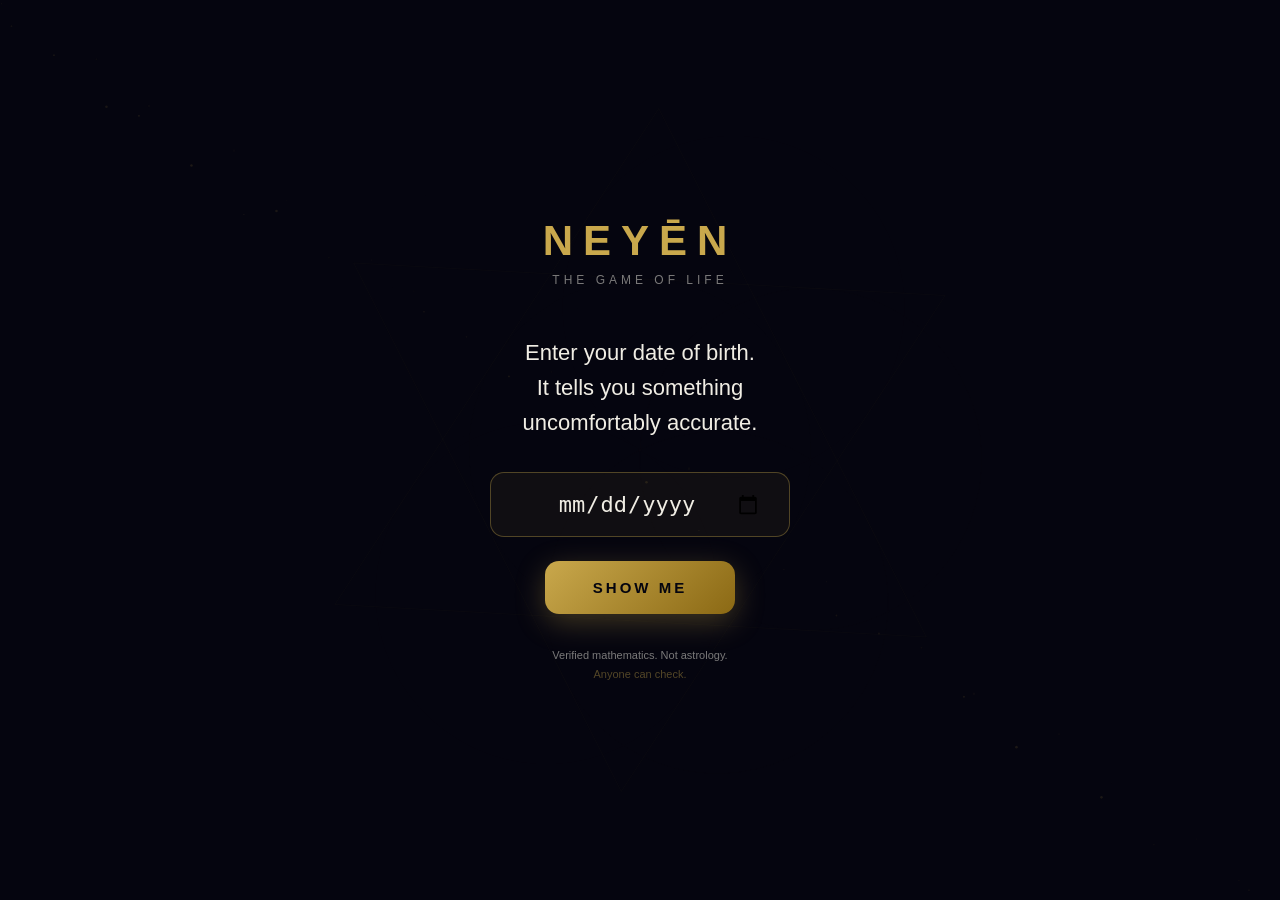
<file: index.html>
<!DOCTYPE html>
<html lang="en">
<head>
<meta charset="UTF-8">
<meta name="viewport" content="width=device-width, initial-scale=1.0, maximum-scale=1.0">
<title>NEYĒN — The Game of Life</title>
<style>
* { margin: 0; padding: 0; box-sizing: border-box; }
:root { --gold: #C9A84C; --bg: #05050f; --white: #F0EDE4; --dim: rgba(240,237,228,0.5); }
body { background: var(--bg); color: var(--white); font-family: -apple-system, 'Helvetica Neue', sans-serif; min-height: 100vh; overflow-x: hidden; }
#canvas-bg { position: fixed; top:0; left:0; width:100%; height:100%; z-index:0; opacity:0.5; }
.screen { position:relative; z-index:1; min-height:100vh; display:flex; flex-direction:column; align-items:center; justify-content:center; padding:40px 24px; }
#screen-input { display:flex; }
#screen-result { display:none; }
.logo { font-size:42px; font-weight:900; letter-spacing:10px; color:var(--gold); text-align:center; margin-bottom:8px; }
.tagline { font-size:12px; letter-spacing:4px; color:var(--dim); text-transform:uppercase; text-align:center; margin-bottom:48px; }
.prompt { font-size:22px; color:var(--white); text-align:center; margin-bottom:32px; font-weight:300; line-height:1.6; }
.date-input { background:rgba(201,168,76,0.06); border:1px solid rgba(201,168,76,0.35); border-radius:14px; color:var(--white); font-size:22px; padding:18px 28px; text-align:center; width:100%; max-width:300px; outline:none; display:block; margin:0 auto 24px; transition:all 0.3s; }
.date-input:focus { border-color:var(--gold); box-shadow:0 0 30px rgba(201,168,76,0.2); }
.btn-primary { background:linear-gradient(135deg,#C9A84C,#8B6914); border:none; border-radius:14px; color:#05050f; font-size:15px; font-weight:700; letter-spacing:3px; padding:18px 48px; text-transform:uppercase; cursor:pointer; transition:all 0.3s; box-shadow:0 8px 30px rgba(201,168,76,0.3); }
.btn-primary:hover { transform:translateY(-2px); box-shadow:0 12px 40px rgba(201,168,76,0.5); }
.r-name { font-size:36px; font-weight:700; color:var(--gold); text-align:center; margin-bottom:12px; letter-spacing:4px; animation:fadeUp 0.8s ease-out; }
.r-hook { font-size:16px; font-style:italic; color:rgba(201,168,76,0.8); text-align:center; max-width:420px; margin-bottom:24px; animation:fadeUp 0.8s ease-out 0.15s both; }
.r-text { font-size:17px; line-height:1.8; color:rgba(240,237,228,0.85); text-align:center; max-width:480px; margin-bottom:28px; animation:fadeUp 0.8s ease-out 0.3s both; }
.r-watchout { background:rgba(201,168,76,0.06); border-left:3px solid var(--gold); border-radius:0 12px 12px 0; padding:16px 20px; max-width:480px; width:100%; margin-bottom:20px; animation:fadeUp 0.8s ease-out 0.45s both; }
.r-watchout-label { font-size:9px; letter-spacing:3px; color:rgba(201,168,76,0.6); text-transform:uppercase; margin-bottom:6px; }
.r-watchout-text { font-size:15px; line-height:1.6; color:rgba(240,237,228,0.8); }
.r-daily { background:rgba(255,255,255,0.03); border:1px solid rgba(201,168,76,0.15); border-radius:14px; padding:16px 20px; max-width:480px; width:100%; text-align:center; margin-bottom:32px; animation:fadeUp 0.8s ease-out 0.6s both; }
.r-daily-label { font-size:9px; letter-spacing:3px; color:var(--dim); text-transform:uppercase; margin-bottom:6px; }
.r-daily-text { font-size:15px; color:var(--gold); font-weight:600; }
@keyframes fadeUp { from { opacity:0; transform:translateY(20px); } to { opacity:1; transform:translateY(0); } }
.deeper { margin-top:8px; animation:fadeUp 0.8s ease-out 0.8s both; }
.deeper summary { font-size:11px; letter-spacing:2px; color:rgba(201,168,76,0.4); cursor:pointer; text-align:center; text-transform:uppercase; padding:12px; }
.deeper summary:hover { color:var(--gold); }
.deeper-content { margin-top:16px; max-width:460px; }
.geo-cards { display:grid; grid-template-columns:1fr 1fr; gap:10px; margin-bottom:12px; }
.geo-card { background:rgba(255,255,255,0.03); border:1px solid rgba(201,168,76,0.12); border-radius:12px; padding:14px 10px; text-align:center; }
.geo-card.full { grid-column:1/-1; }
.gc-label { font-size:8px; letter-spacing:2px; color:var(--dim); text-transform:uppercase; margin-bottom:4px; }
.gc-value { font-size:18px; color:var(--gold); font-weight:700; }
.gc-sub { font-size:11px; color:rgba(240,237,228,0.4); margin-top:2px; }
.btn-again { background:transparent; border:1px solid rgba(201,168,76,0.4); border-radius:12px; color:var(--gold); font-size:13px; letter-spacing:2px; padding:14px 32px; cursor:pointer; margin-top:16px; transition:all 0.3s; }
.btn-again:hover { background:rgba(201,168,76,0.1); }
.btn-gate { background:transparent; border:1px solid rgba(201,168,76,0.2); border-radius:12px; color:rgba(201,168,76,0.5); font-size:11px; letter-spacing:2px; padding:10px 20px; cursor:pointer; margin-top:10px; transition:all 0.3s; text-decoration:none; display:inline-block; }
.btn-gate:hover { background:rgba(201,168,76,0.08); color:var(--gold); }
.foot { text-align:center; padding:20px; font-size:10px; color:rgba(240,237,228,0.15); letter-spacing:2px; }
@media(max-width:400px) { .r-name{font-size:28px;} .geo-cards{grid-template-columns:1fr;} }
</style>
</head>
<body>
<canvas id="canvas-bg"></canvas>
<div class="screen" id="screen-input">
  <div class="logo">NEYĒN</div>
  <div class="tagline">The Game of Life</div>
  <div class="prompt">Enter your date of birth.<br>It tells you something<br>uncomfortably accurate.</div>
  <input type="date" class="date-input" id="birthdate" max="2010-01-01">
  <button class="btn-primary" onclick="calculate()">Show me</button>
  <div style="margin-top:32px;text-align:center;font-size:11px;color:var(--dim);max-width:280px;line-height:1.7;">Verified mathematics. Not astrology.<br><span style="color:rgba(201,168,76,0.4);">Anyone can check.</span></div>
</div>
<div class="screen" id="screen-result" style="padding-top:60px;padding-bottom:60px;">
  <div class="r-name" id="rName"></div>
  <div class="r-hook" id="rHook"></div>
  <div class="r-text" id="rText"></div>
  <div class="r-watchout"><div class="r-watchout-label">Watch out</div><div class="r-watchout-text" id="rWatch"></div></div>
  <div class="r-daily"><div class="r-daily-label">Today</div><div class="r-daily-text" id="rDaily"></div></div>
  <details class="deeper"><summary>Where this comes from</summary><div class="deeper-content">
    <div class="geo-cards">
      <div class="geo-card"><div class="gc-label">Number</div><div class="gc-value" id="rNum"></div></div>
      <div class="geo-card"><div class="gc-label">Hebrew Letter</div><div class="gc-value" id="rHeb"></div><div class="gc-sub" id="rLetName"></div></div>
      <div class="geo-card"><div class="gc-label">Plane of Being</div><div class="gc-value" id="rPlane"></div></div>
      <div class="geo-card"><div class="gc-label">Sefirah</div><div class="gc-value" id="rSef"></div><div class="gc-sub" id="rSefD"></div></div>
      <div class="geo-card"><div class="gc-label">Generation</div><div class="gc-value" id="rGen"></div></div>
      <div class="geo-card"><div class="gc-label">Element</div><div class="gc-value" id="rElem"></div></div>
      <div class="geo-card full"><div class="gc-label">Calculation</div><div class="gc-value" id="rCalc" style="font-size:12px;font-family:monospace;"></div></div>
    </div>
  </div></details>
  <button class="btn-again" onclick="goBack()">← Try another date</button>
  <a href="gate.html" class="btn-gate">Enter the Sphinx Gate →</a>
  <div class="foot" style="margin-top:20px;">NEYĒN · The Spiral Within SLU · EU TM 019288972</div>
</div>
<script>
const P = [
{name:"The Source",hook:"You start fast and lose interest when things become stable.",text:"You start things others don't dare to. You feel before you think, move before you plan. Your intuition is sharper than most people's logic.",watch:"You leave too early when things slow down. Patience is your real test.",heb:"\u05D0",let:"Alef",plane:"The Source",sef:"Keter",sefD:"The Crown",gen:"Gen 1 — Adam",elem:"Air"},
{name:"The Builder",hook:"You see how things connect before anyone else does.",text:"You understand structures. You see how things connect before others do. People trust you because you build what lasts.",watch:"You overthink before starting. The plan becomes the prison.",heb:"\u05D1",let:"Bet",plane:"The Builder",sef:"Jokhmah",sefD:"Wisdom",gen:"Gen 2 — Seth",elem:"Saturn"},
{name:"The Wave",hook:"You move in cycles that confuse everyone except you.",text:"You move in cycles. High intensity, then retreat. Your rhythm confuses others but it's your superpower. When you're on, nobody can touch you.",watch:"You judge yourself for not being consistent. Stop. Your inconsistency IS your pattern.",heb:"\u05D2",let:"Gimel",plane:"The Wave",sef:"Binah",sefD:"Intelligence",gen:"Gen 3 — Enosh",elem:"Jupiter"},
{name:"The Gate",hook:"People come to you when they're stuck, even if they don't know why.",text:"You open doors for others. You sense what's blocked and you unlock it. People come to you when they're stuck, even if they don't know why.",watch:"You carry everyone else's weight. Learn to close the gate behind you sometimes.",heb:"\u05D3",let:"Dalet",plane:"The Gate",sef:"Hesed",sefD:"Kindness",gen:"Gen 4 — Kenan",elem:"Mars"},
{name:"The Breath",hook:"Without you, conversations die and energy stalls.",text:"You bring life into rooms. Without you, conversations die and energy stalls. You don't realize how much you hold together just by being there.",watch:"You disappear when you feel unseen. But your absence hurts more than you think.",heb:"\u05D4",let:"He",plane:"The Breath",sef:"Gevurah",sefD:"Strength",gen:"Gen 5 — Mahalalel",elem:"Aries"},
{name:"The Bridge",hook:"You belong everywhere and nowhere at the same time.",text:"You connect worlds that don't normally talk to each other. You translate between people, ideas, dimensions. You belong everywhere and nowhere.",watch:"You adapt so much you forget what YOU actually want. That's dangerous.",heb:"\u05D5",let:"Vav",plane:"The Bridge",sef:"Tiferet",sefD:"Beauty",gen:"Gen 6 — Jared",elem:"Taurus"},
{name:"The Calendar",hook:"People think you're lucky. You just read the clock better.",text:"You understand timing like nobody else. You know when to move and when to wait. People think you're lucky, but you just read the clock better.",watch:"You wait too long for the perfect moment. Sometimes good enough is the moment.",heb:"\u05D6",let:"Zayin",plane:"The Calendar",sef:"Netzah",sefD:"Eternity",gen:"Gen 7 — Enoch",elem:"Gemini"},
{name:"The Living",hook:"Your presence changes the temperature of any room.",text:"You burn brighter than most. Your energy is contagious and your presence changes the temperature of any room. People remember you.",watch:"You push too hard and burn out. Then you crash and disappear. Learn the rhythm.",heb:"\u05D7",let:"Het",plane:"The Living",sef:"Hod",sefD:"Splendour",gen:"Gen 8 — Methuselah",elem:"Cancer"},
{name:"The Foundation",hook:"You're the one people call when it gets serious.",text:"You hold things together when everything shakes. You're the one people call when it's serious. Not flashy, but without you, nothing stands.",watch:"You think you need to be strong for everyone. You don't. Ask for help.",heb:"\u05D8",let:"Tet",plane:"The Foundation",sef:"Yesod",sefD:"Foundation",gen:"Gen 9 — Lamech",elem:"Leo"}
];
const dailies = ["Finish what you already started.","Decide before noon.","Stop thinking. Send it.","Choose one thing and protect it.","Do the small task now.","Keep it simple today.","Close one open loop.","Say what you actually want.","Move instead of waiting.","Act without overthinking.","Let something go.","Start before you're ready.","Trust your first instinct today.","Don't explain yourself.","Rest without guilt.","Be direct with one person.","Do less, but finish it.","Ask the question you've been avoiding.","Make the call.","Write it down. Then do it.","Stop scrolling. Start building.","One honest conversation today.","No new plans. Execute the old one.","Say no to something.","Show up even if it's hard.","Listen more than you speak today.","Forgive one thing.","Create something small.","Surprise someone.","Breathe. Then decide.","End the day with zero inbox."];
function dr(n){while(n>9)n=String(n).split('').reduce((a,b)=>a+parseInt(b),0);return n;}
function goBack(){document.getElementById('screen-result').style.display='none';document.getElementById('screen-input').style.display='flex';}
function calculate(){
  const v=document.getElementById('birthdate').value;
  if(!v){alert('Enter your date of birth');return;}
  const[y,m,d]=v.split('-').map(Number);
  const yD=String(y).split('').reduce((a,b)=>a+parseInt(b),0);
  const raw=d+m+yD;const root=dr(raw);const p=P[root-1];
  const daily=dailies[new Date().getDate()-1]||dailies[0];
  document.getElementById('rName').textContent=p.name;
  document.getElementById('rHook').textContent=p.hook;
  document.getElementById('rText').textContent=p.text;
  document.getElementById('rWatch').textContent=p.watch;
  document.getElementById('rDaily').textContent=daily;
  document.getElementById('rNum').textContent=root;
  document.getElementById('rHeb').textContent=p.heb;
  document.getElementById('rLetName').textContent=p.let;
  document.getElementById('rPlane').textContent=p.plane;
  document.getElementById('rSef').textContent=p.sef;
  document.getElementById('rSefD').textContent=p.sefD;
  document.getElementById('rGen').textContent=p.gen;
  document.getElementById('rElem').textContent=p.elem;
  document.getElementById('rCalc').textContent=d+' + '+m+' + '+y+'(->'+yD+') = '+raw+' -> '+root;
  document.getElementById('screen-input').style.display='none';
  document.getElementById('screen-result').style.display='flex';
  window.scrollTo(0,0);
}
const canvas=document.getElementById('canvas-bg'),ctx=canvas.getContext('2d');
let W,H,t=0;
function resize(){W=canvas.width=window.innerWidth;H=canvas.height=window.innerHeight;}
resize();window.addEventListener('resize',resize);
function drawGeo(){
  ctx.clearRect(0,0,W,H);t+=0.003;
  const cx=W/2,cy=H/2,r=Math.min(W,H)*0.38;
  ctx.save();ctx.translate(cx,cy);ctx.rotate(t*0.3);
  for(let i=0;i<2;i++){ctx.beginPath();for(let j=0;j<3;j++){const a=(j*120+i*60)*Math.PI/180;const x=r*Math.cos(a-Math.PI/2);const y=r*Math.sin(a-Math.PI/2);j===0?ctx.moveTo(x,y):ctx.lineTo(x,y);}ctx.closePath();ctx.strokeStyle='rgba(201,168,76,'+(0.06+Math.sin(t)*0.02)+')';ctx.lineWidth=0.8;ctx.stroke();}
  for(let i=0;i<7;i++){const a=i===0?0:(i-1)*60*Math.PI/180;const ox=i===0?0:r*0.5*Math.cos(a);const oy=i===0?0:r*0.5*Math.sin(a);ctx.beginPath();ctx.arc(ox,oy,r*0.5,0,Math.PI*2);ctx.strokeStyle='rgba(201,168,76,'+(0.03+Math.sin(t+i)*0.015)+')';ctx.lineWidth=0.5;ctx.stroke();}
  ctx.restore();
  for(let i=0;i<40;i++){const x=((i*137.5+t*8)%W);const y=((i*97.3+Math.sin(t+i)*20)%H);ctx.beginPath();ctx.arc(x,y,0.5+(i%3)*0.4,0,Math.PI*2);ctx.fillStyle='rgba(201,168,76,'+(0.15+Math.sin(t*2+i)*0.1)+')';ctx.fill();}
  requestAnimationFrame(drawGeo);
}
drawGeo();
</script>
</body>
</html>
</file>
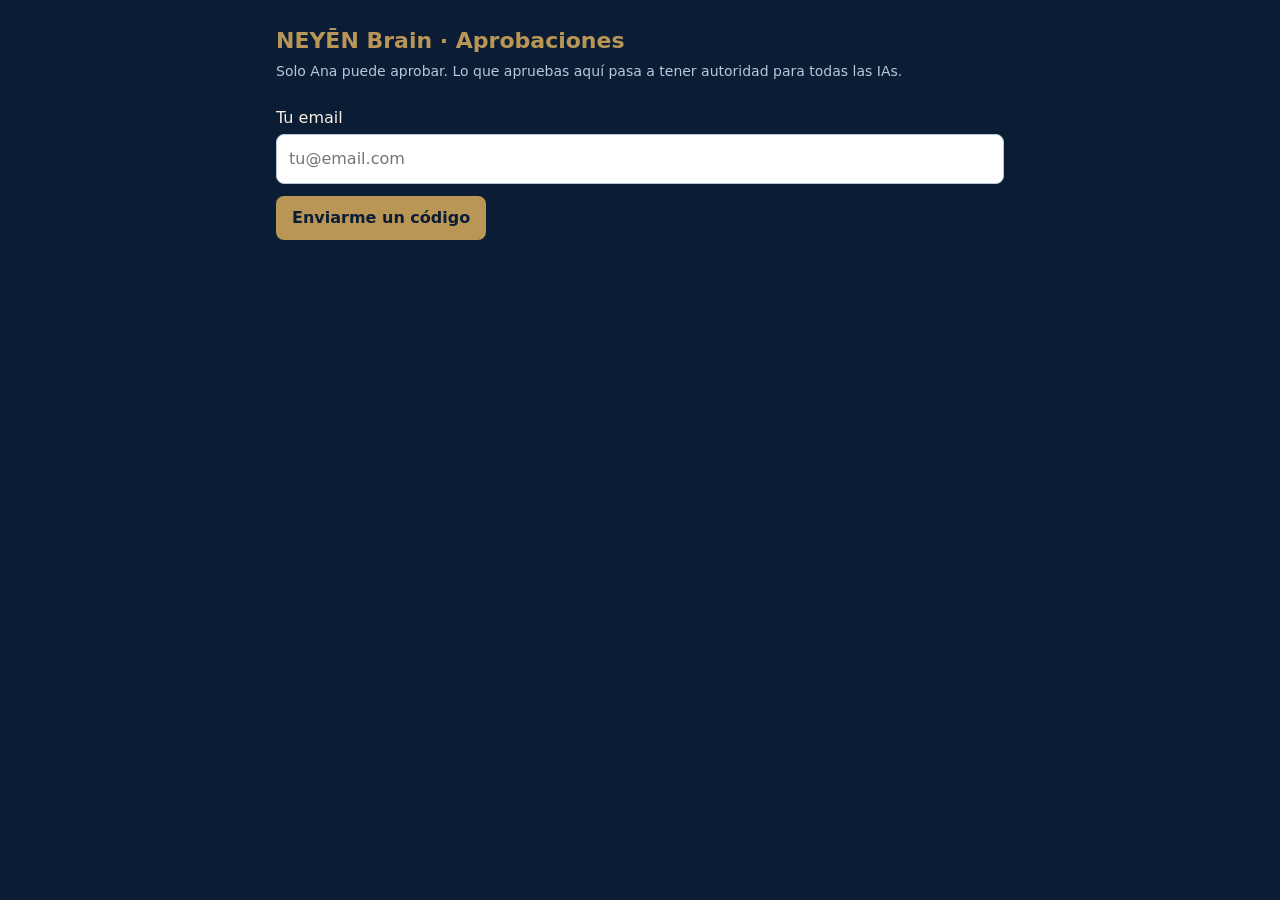
<file: approve-site/index.html>
<!DOCTYPE html>
<html lang="es">
<head>
<meta charset="utf-8">
<meta name="viewport" content="width=device-width, initial-scale=1">
<meta name="robots" content="noindex, nofollow">
<meta name="referrer" content="no-referrer">
<meta http-equiv="Content-Security-Policy" content="default-src 'none'; script-src 'self'; style-src 'self'; img-src 'self'; connect-src https://gsmtzdramqzcqdywboro.supabase.co; base-uri 'none'; form-action 'none'">
<title>NEYĒN Brain · Aprobaciones</title>
<link rel="stylesheet" href="style.css">
</head>
<body>
<main>
  <h1>NEYĒN Brain · Aprobaciones</h1>
  <p class="sub">Solo Ana puede aprobar. Lo que apruebas aquí pasa a tener autoridad para todas las IAs.</p>
  <div id="app"></div>
</main>
<script src="vendor/supabase-js-2.119.2.js"></script>
<script src="app.js"></script>
</body>
</html>
</file>
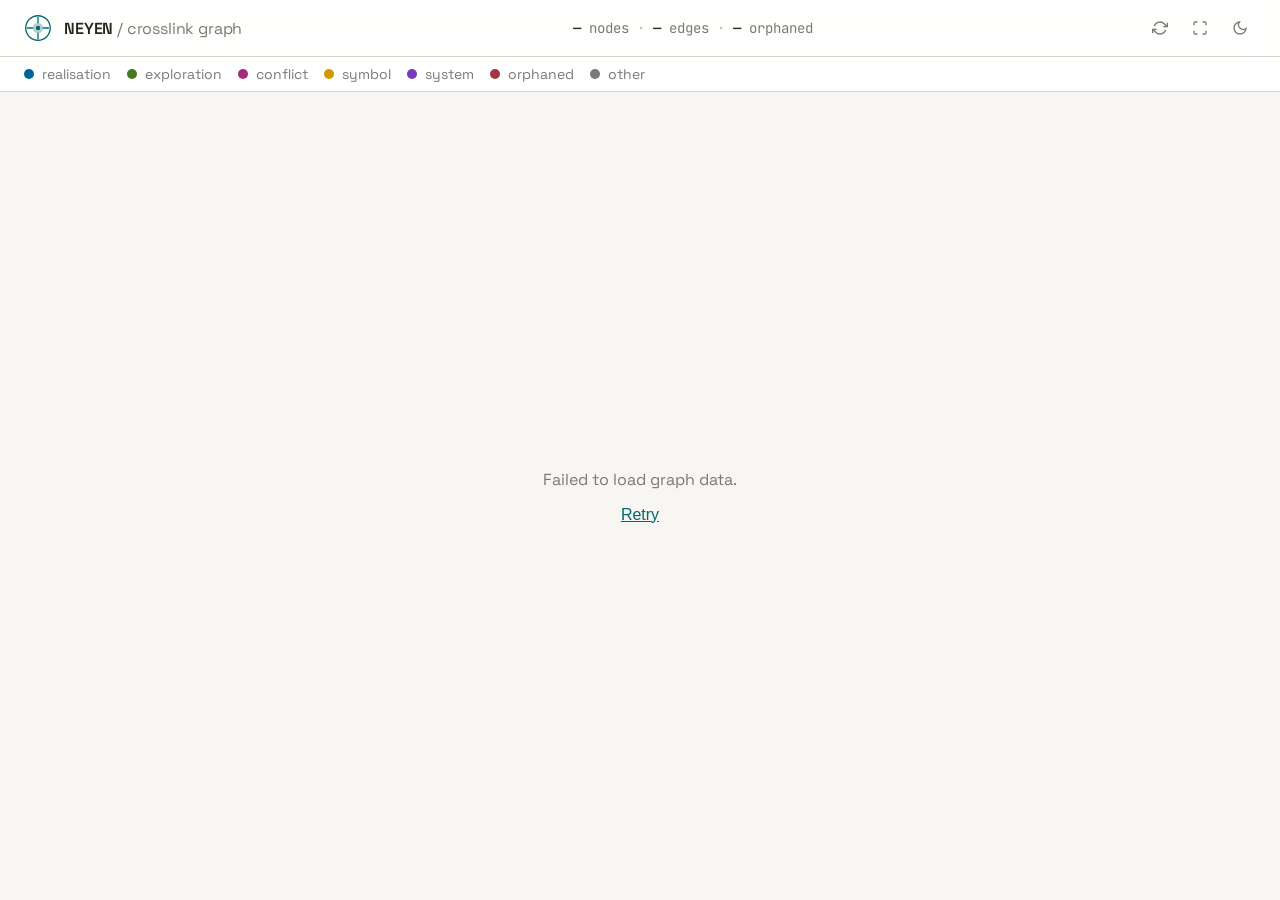
<file: graph/index.html>
<!DOCTYPE html>
<html lang="en" data-theme="dark">
<head>
  <meta charset="UTF-8">
  <meta name="viewport" content="width=device-width, initial-scale=1.0">
  <title>NEYEN — Crosslink Graph</title>
  <meta name="description" content="Live crosslink graph from the NEYEN metadata knowledge base. Nodes are entries, edges are related_ids connections.">
  <link rel="preconnect" href="https://fonts.googleapis.com">
  <link rel="preconnect" href="https://fonts.gstatic.com" crossorigin>
  <link href="https://fonts.googleapis.com/css2?family=Space+Grotesk:wght@300;400;500;600;700&family=JetBrains+Mono:wght@400;500&display=swap" rel="stylesheet">
  <script src="https://d3js.org/d3.v7.min.js"></script>
  <link rel="stylesheet" href="style.css">
</head>
<body>
  <!-- Header -->
  <header class="app-header" role="banner">
    <div class="header-left">
      <div class="logo">
        <svg width="28" height="28" viewBox="0 0 32 32" fill="none" aria-hidden="true">
          <circle cx="16" cy="16" r="14" stroke="var(--color-primary)" stroke-width="1.5"/>
          <circle cx="16" cy="16" r="6" fill="var(--color-primary)" opacity="0.3"/>
          <circle cx="16" cy="16" r="2.5" fill="var(--color-primary)"/>
          <path d="M16 4 L16 10 M16 22 L16 28 M4 16 L10 16 M22 16 L28 16" stroke="var(--color-primary)" stroke-width="1.5" stroke-linecap="round"/>
        </svg>
        <span class="logo-text">NEYEN <span class="logo-sub">/ crosslink graph</span></span>
      </div>
    </div>
    <div class="header-center">
      <div class="stats-bar" id="statsBar">
        <span class="stat-item"><span class="stat-val" id="nodeCount">—</span> nodes</span>
        <span class="stat-sep">·</span>
        <span class="stat-item"><span class="stat-val" id="edgeCount">—</span> edges</span>
        <span class="stat-sep">·</span>
        <span class="stat-item"><span class="stat-val" id="orphanCount">—</span> orphaned</span>
      </div>
    </div>
    <div class="header-right">
      <div class="controls">
        <button class="btn-icon" id="refreshBtn" title="Refresh data" aria-label="Refresh graph data">
          <svg width="16" height="16" viewBox="0 0 24 24" fill="none" stroke="currentColor" stroke-width="2"><path d="M23 4v6h-6"/><path d="M1 20v-6h6"/><path d="M3.51 9a9 9 0 0 1 14.85-3.36L23 10M1 14l4.64 4.36A9 9 0 0 0 20.49 15"/></svg>
        </button>
        <button class="btn-icon" id="fitBtn" title="Fit to screen" aria-label="Fit graph to screen">
          <svg width="16" height="16" viewBox="0 0 24 24" fill="none" stroke="currentColor" stroke-width="2"><path d="M8 3H5a2 2 0 0 0-2 2v3m18 0V5a2 2 0 0 0-2-2h-3m0 18h3a2 2 0 0 0 2-2v-3M3 16v3a2 2 0 0 0 2 2h3"/></svg>
        </button>
        <button class="btn-icon" data-theme-toggle aria-label="Toggle theme">
          <svg width="16" height="16" viewBox="0 0 24 24" fill="none" stroke="currentColor" stroke-width="2"><path d="M21 12.79A9 9 0 1 1 11.21 3 7 7 0 0 0 21 12.79z"/></svg>
        </button>
      </div>
    </div>
  </header>

  <!-- Legend -->
  <div class="legend" aria-label="Node color legend">
    <div class="legend-item"><span class="legend-dot" style="background:var(--node-realisation)"></span>realisation</div>
    <div class="legend-item"><span class="legend-dot" style="background:var(--node-exploration)"></span>exploration</div>
    <div class="legend-item"><span class="legend-dot" style="background:var(--node-conflict)"></span>conflict</div>
    <div class="legend-item"><span class="legend-dot" style="background:var(--node-symbol)"></span>symbol</div>
    <div class="legend-item"><span class="legend-dot" style="background:var(--node-system)"></span>system</div>
    <div class="legend-item"><span class="legend-dot" style="background:var(--node-orphan)"></span>orphaned</div>
    <div class="legend-item"><span class="legend-dot" style="background:var(--node-default)"></span>other</div>
  </div>

  <!-- Graph canvas -->
  <main class="graph-stage" id="graphStage" role="main" aria-label="Crosslink force graph">
    <svg id="graphSvg" aria-hidden="true"></svg>
    <div class="loading-state" id="loadingState">
      <div class="spinner"></div>
      <p>Loading graph data…</p>
    </div>
    <div class="empty-state hidden" id="emptyState">
      <p>No crosslinked entries yet.</p>
    </div>
  </main>

  <!-- Node detail panel -->
  <aside class="detail-panel hidden" id="detailPanel" aria-label="Node details">
    <button class="panel-close" id="panelClose" aria-label="Close panel">
      <svg width="16" height="16" viewBox="0 0 24 24" fill="none" stroke="currentColor" stroke-width="2"><path d="M18 6L6 18M6 6l12 12"/></svg>
    </button>
    <div class="panel-content">
      <div class="panel-role" id="panelRole"></div>
      <h2 class="panel-title" id="panelTitle"></h2>
      <p class="panel-summary" id="panelSummary"></p>
      <div class="panel-meta">
        <div class="meta-row" id="panelTags"></div>
        <div class="meta-row" id="panelEntities"></div>
        <div class="meta-row">
          <span class="meta-label">Timeline</span>
          <span class="meta-val" id="panelTimeline"></span>
        </div>
        <div class="meta-row">
          <span class="meta-label">Created</span>
          <span class="meta-val" id="panelCreated"></span>
        </div>
        <div class="meta-row">
          <span class="meta-label">Connections</span>
          <span class="meta-val" id="panelConnections"></span>
        </div>
        <div class="meta-row" id="panelOrphanRow" style="display:none">
          <span class="meta-label orphan-label">⚠ Orphaned</span>
          <span class="meta-val" id="panelDaysOld"></span>
        </div>
      </div>
    </div>
  </aside>

  <!-- Orphan tray -->
  <div class="orphan-tray hidden" id="orphanTray">
    <div class="tray-header">
      <span class="tray-title">⚠ Orphaned Nodes</span>
      <span class="tray-subtitle" id="traySubtitle"></span>
      <button class="tray-close" id="trayClose" aria-label="Close orphan tray">
        <svg width="14" height="14" viewBox="0 0 24 24" fill="none" stroke="currentColor" stroke-width="2"><path d="M18 6L6 18M6 6l12 12"/></svg>
      </button>
    </div>
    <ul class="tray-list" id="trayList" role="list"></ul>
  </div>

  <button class="orphan-fab hidden" id="orphanFab" aria-label="Show orphaned nodes">
    <svg width="18" height="18" viewBox="0 0 24 24" fill="none" stroke="currentColor" stroke-width="2"><path d="M10.29 3.86L1.82 18a2 2 0 0 0 1.71 3h16.94a2 2 0 0 0 1.71-3L13.71 3.86a2 2 0 0 0-3.42 0z"/><line x1="12" y1="9" x2="12" y2="13"/><line x1="12" y1="17" x2="12.01" y2="17"/></svg>
    <span id="orphanFabCount"></span>
  </button>

  <script src="app.js"></script>
</body>
</html>
</file>
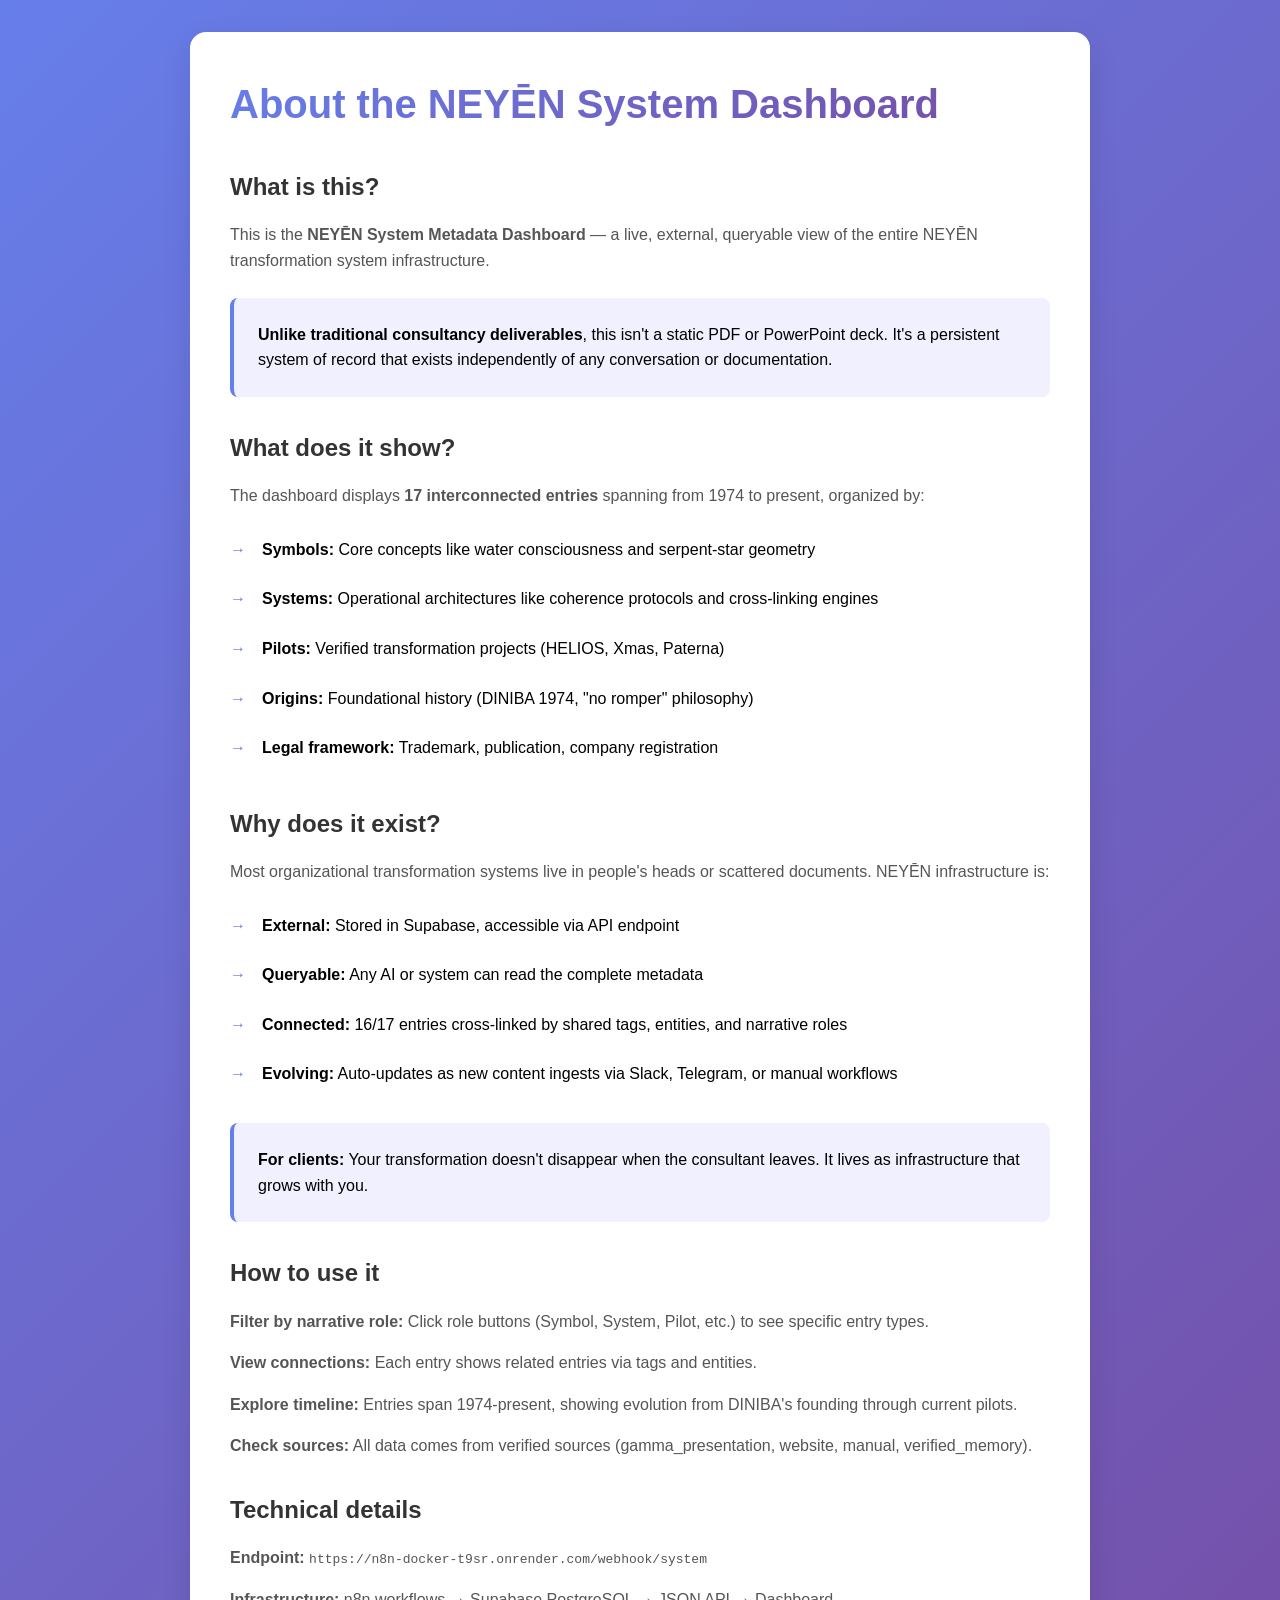
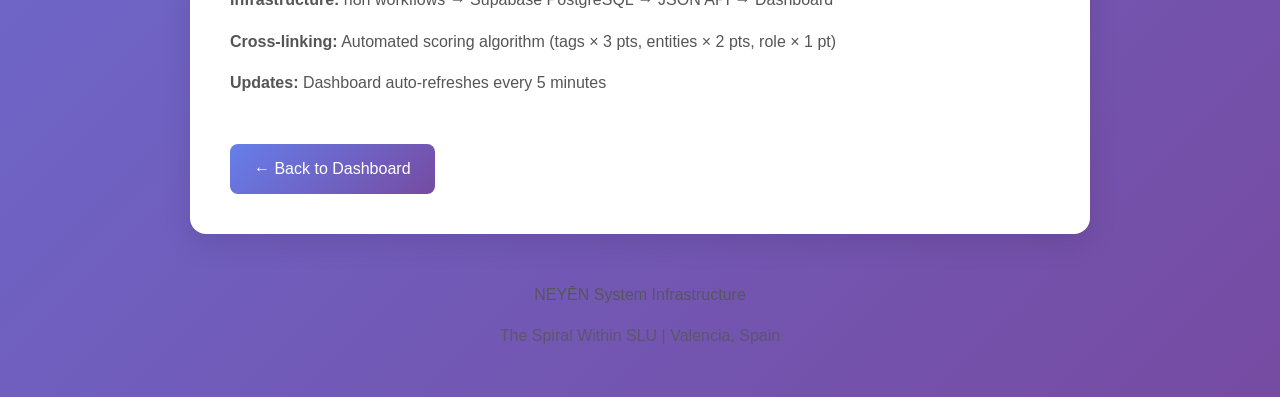
<file: about.html>
<!DOCTYPE html>
<html lang="en">
<head>
    <meta charset="UTF-8">
    <meta name="viewport" content="width=device-width, initial-scale=1.0">
    <title>About NEYĒN System Dashboard</title>
    <style>
        * { margin: 0; padding: 0; box-sizing: border-box; }
        body {
            font-family: -apple-system, BlinkMacSystemFont, 'Segoe UI', Roboto, 'Helvetica Neue', Arial, sans-serif;
            background: linear-gradient(135deg, #667eea 0%, #764ba2 100%);
            min-height: 100vh;
            padding: 2rem;
            line-height: 1.6;
        }
        .container { max-width: 900px; margin: 0 auto; }
        .card {
            background: white;
            border-radius: 1rem;
            padding: 2.5rem;
            margin-bottom: 2rem;
            box-shadow: 0 10px 30px rgba(0,0,0,0.1);
        }
        h1 {
            font-size: 2.5rem;
            background: linear-gradient(135deg, #667eea 0%, #764ba2 100%);
            -webkit-background-clip: text;
            -webkit-text-fill-color: transparent;
            margin-bottom: 1rem;
        }
        h2 {
            color: #333;
            margin-top: 2rem;
            margin-bottom: 1rem;
            font-size: 1.5rem;
        }
        p { color: #555; margin-bottom: 1rem; }
        .highlight {
            background: #f0f0ff;
            padding: 1.5rem;
            border-left: 4px solid #667eea;
            margin: 1.5rem 0;
            border-radius: 0.5rem;
        }
        .feature-list {
            list-style: none;
            padding: 0;
        }
        .feature-list li {
            padding: 0.75rem 0;
            padding-left: 2rem;
            position: relative;
        }
        .feature-list li:before {
            content: "→";
            position: absolute;
            left: 0;
            color: #667eea;
            font-weight: bold;
        }
        .back-link {
            display: inline-block;
            margin-top: 2rem;
            padding: 0.75rem 1.5rem;
            background: linear-gradient(135deg, #667eea 0%, #764ba2 100%);
            color: white;
            text-decoration: none;
            border-radius: 0.5rem;
            transition: transform 0.2s;
        }
        .back-link:hover { transform: translateY(-2px); }
        footer {
            text-align: center;
            color: white;
            margin-top: 3rem;
            opacity: 0.9;
        }
    </style>
</head>
<body>
    <div class="container">
        <div class="card">
            <h1>About the NEYĒN System Dashboard</h1>
            <h2>What is this?</h2>
            <p>This is the <strong>NEYĒN System Metadata Dashboard</strong> — a live, external, queryable view of the entire NEYĒN transformation system infrastructure.</p>
            <div class="highlight">
                <strong>Unlike traditional consultancy deliverables</strong>, this isn't a static PDF or PowerPoint deck. It's a persistent system of record that exists independently of any conversation or documentation.
            </div>
            <h2>What does it show?</h2>
            <p>The dashboard displays <strong>17 interconnected entries</strong> spanning from 1974 to present, organized by:</p>
            <ul class="feature-list">
                <li><strong>Symbols:</strong> Core concepts like water consciousness and serpent-star geometry</li>
                <li><strong>Systems:</strong> Operational architectures like coherence protocols and cross-linking engines</li>
                <li><strong>Pilots:</strong> Verified transformation projects (HELIOS, Xmas, Paterna)</li>
                <li><strong>Origins:</strong> Foundational history (DINIBA 1974, "no romper" philosophy)</li>
                <li><strong>Legal framework:</strong> Trademark, publication, company registration</li>
            </ul>
            <h2>Why does it exist?</h2>
            <p>Most organizational transformation systems live in people's heads or scattered documents. NEYĒN infrastructure is:</p>
            <ul class="feature-list">
                <li><strong>External:</strong> Stored in Supabase, accessible via API endpoint</li>
                <li><strong>Queryable:</strong> Any AI or system can read the complete metadata</li>
                <li><strong>Connected:</strong> 16/17 entries cross-linked by shared tags, entities, and narrative roles</li>
                <li><strong>Evolving:</strong> Auto-updates as new content ingests via Slack, Telegram, or manual workflows</li>
            </ul>
            <div class="highlight">
                <strong>For clients:</strong> Your transformation doesn't disappear when the consultant leaves. It lives as infrastructure that grows with you.
            </div>
            <h2>How to use it</h2>
            <p><strong>Filter by narrative role:</strong> Click role buttons (Symbol, System, Pilot, etc.) to see specific entry types.</p>
            <p><strong>View connections:</strong> Each entry shows related entries via tags and entities.</p>
            <p><strong>Explore timeline:</strong> Entries span 1974-present, showing evolution from DINIBA's founding through current pilots.</p>
            <p><strong>Check sources:</strong> All data comes from verified sources (gamma_presentation, website, manual, verified_memory).</p>
            <h2>Technical details</h2>
            <p><strong>Endpoint:</strong> <code>https://n8n-docker-t9sr.onrender.com/webhook/system</code></p>
            <p><strong>Infrastructure:</strong> n8n workflows → Supabase PostgreSQL → JSON API → Dashboard</p>
            <p><strong>Cross-linking:</strong> Automated scoring algorithm (tags × 3 pts, entities × 2 pts, role × 1 pt)</p>
            <p><strong>Updates:</strong> Dashboard auto-refreshes every 5 minutes</p>
            <a href="system.html" class="back-link">← Back to Dashboard</a>
        </div>
        <footer>
            <p>NEYĒN System Infrastructure</p>
            <p style="margin-top: 0.5rem; opacity: 0.8;">The Spiral Within SLU | Valencia, Spain</p>
        </footer>
    </div>
</body>
</html>
</file>
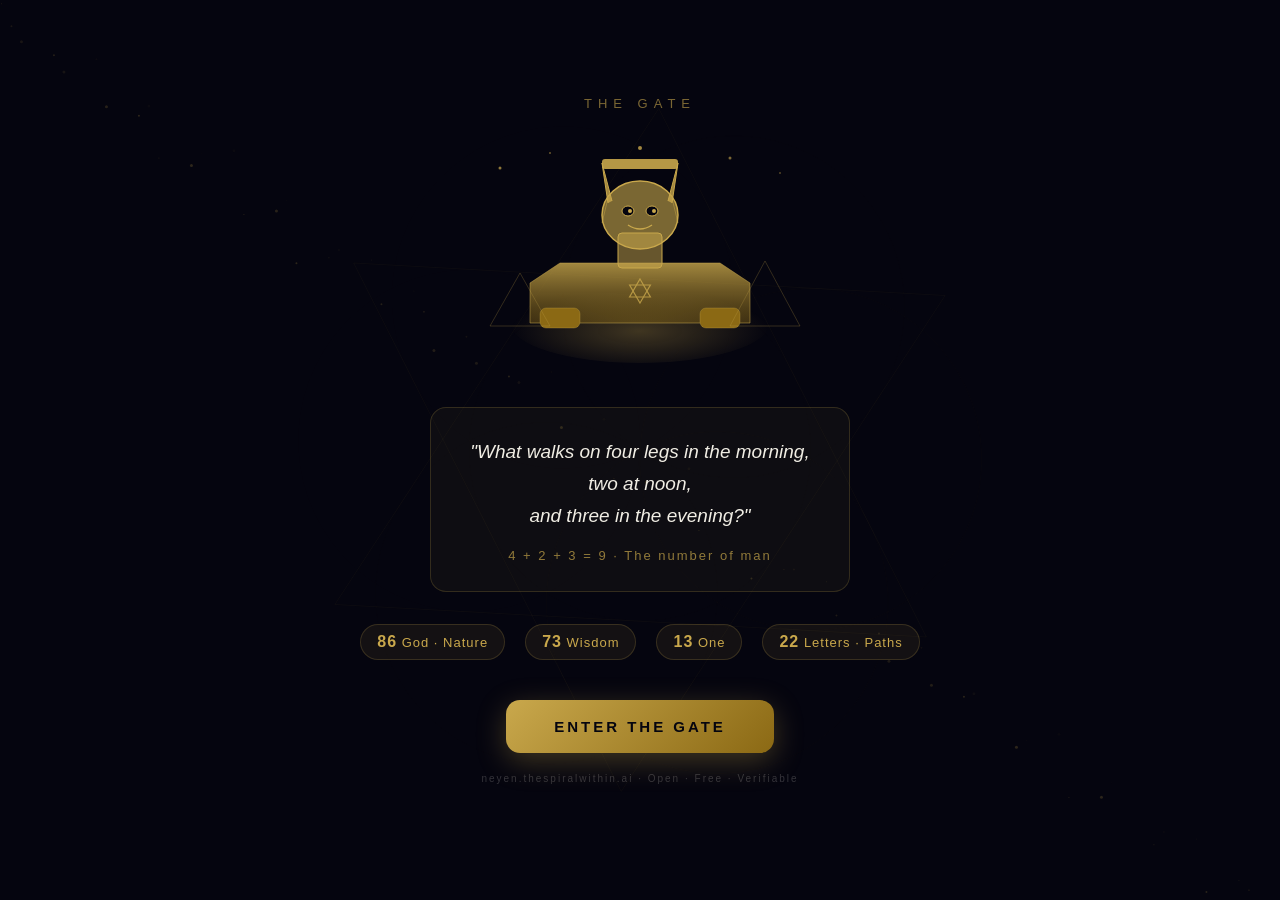
<file: gate.html>
<!DOCTYPE html>
<html lang="en">
<head>
  <meta charset="UTF-8">
  <meta name="viewport" content="width=device-width, initial-scale=1.0, maximum-scale=1.0">
  <title>NEYĒN — The Game of Life</title>
  <style>
    * { margin: 0; padding: 0; box-sizing: border-box; }

    :root {
      --gold: #C9A84C;
      --gold-dim: rgba(201,168,76,0.3);
      --gold-glow: rgba(201,168,76,0.15);
      --bg: #05050f;
      --white: #F0EDE4;
      --dim: rgba(240,237,228,0.5);
    }

    body {
      background: var(--bg);
      color: var(--white);
      font-family: -apple-system, 'Helvetica Neue', sans-serif;
      min-height: 100vh;
      overflow-x: hidden;
    }

    /* ── CANVAS BACKGROUND ── */
    #canvas-bg {
      position: fixed;
      top: 0; left: 0;
      width: 100%; height: 100%;
      z-index: 0;
      opacity: 0.6;
    }

    .screen {
      position: relative;
      z-index: 1;
      min-height: 100vh;
      display: flex;
      flex-direction: column;
      align-items: center;
      justify-content: center;
      padding: 40px 24px;
    }

    /* ── SCREEN 1: SPHINX ── */
    #screen-sphinx { display: flex; }
    #screen-input  { display: none; }
    #screen-result { display: none; }

    /* Sphinx SVG */
    .sphinx-container {
      width: 100%;
      max-width: 340px;
      margin-bottom: 40px;
      animation: sphinxFloat 6s ease-in-out infinite;
    }

    @keyframes sphinxFloat {
      0%, 100% { transform: translateY(0); }
      50% { transform: translateY(-12px); }
    }

    .sphinx-title {
      font-size: 13px;
      letter-spacing: 6px;
      color: rgba(201,168,76,0.6);
      text-transform: uppercase;
      text-align: center;
      margin-bottom: 32px;
    }

    .riddle-box {
      background: rgba(201,168,76,0.05);
      border: 1px solid rgba(201,168,76,0.2);
      border-radius: 16px;
      padding: 28px 24px;
      max-width: 420px;
      width: 100%;
      text-align: center;
      margin-bottom: 32px;
    }

    .riddle-text {
      font-size: 19px;
      line-height: 1.7;
      color: var(--white);
      font-style: italic;
      margin-bottom: 16px;
    }

    .riddle-answer {
      font-size: 13px;
      color: rgba(201,168,76,0.7);
      letter-spacing: 2px;
    }

    .geo-row {
      display: flex;
      gap: 20px;
      justify-content: center;
      margin-bottom: 40px;
      flex-wrap: wrap;
    }

    .geo-pill {
      background: rgba(201,168,76,0.08);
      border: 1px solid rgba(201,168,76,0.2);
      border-radius: 20px;
      padding: 8px 16px;
      font-size: 13px;
      color: var(--gold);
      letter-spacing: 1px;
    }

    .geo-pill span {
      font-weight: 700;
      font-size: 16px;
    }

    .btn-primary {
      background: linear-gradient(135deg, #C9A84C, #8B6914);
      border: none;
      border-radius: 14px;
      color: #05050f;
      font-size: 15px;
      font-weight: 700;
      letter-spacing: 3px;
      padding: 18px 48px;
      text-transform: uppercase;
      cursor: pointer;
      transition: all 0.3s;
      box-shadow: 0 8px 30px rgba(201,168,76,0.3);
    }

    .btn-primary:hover, .btn-primary:active {
      transform: translateY(-2px);
      box-shadow: 0 12px 40px rgba(201,168,76,0.5);
    }

    /* ── SCREEN 2: INPUT ── */
    .logo-small {
      font-size: 32px;
      font-weight: 900;
      letter-spacing: 8px;
      color: var(--gold);
      margin-bottom: 8px;
      text-align: center;
    }

    .tagline-small {
      font-size: 11px;
      letter-spacing: 3px;
      color: var(--dim);
      text-transform: uppercase;
      text-align: center;
      margin-bottom: 48px;
    }

    .pyramid-svg {
      width: 160px;
      height: 120px;
      margin: 0 auto 40px;
      display: block;
      animation: pyramidPulse 4s ease-in-out infinite;
    }

    @keyframes pyramidPulse {
      0%, 100% { filter: drop-shadow(0 0 8px rgba(201,168,76,0.4)); }
      50% { filter: drop-shadow(0 0 24px rgba(201,168,76,0.8)); }
    }

    .input-label {
      font-size: 11px;
      letter-spacing: 3px;
      color: var(--dim);
      text-transform: uppercase;
      text-align: center;
      margin-bottom: 16px;
    }

    .date-input {
      background: rgba(201,168,76,0.06);
      border: 1px solid rgba(201,168,76,0.35);
      border-radius: 14px;
      color: var(--white);
      font-size: 24px;
      padding: 18px 28px;
      text-align: center;
      width: 100%;
      max-width: 300px;
      outline: none;
      display: block;
      margin: 0 auto 24px;
      transition: all 0.3s;
    }

    .date-input:focus {
      border-color: var(--gold);
      box-shadow: 0 0 30px rgba(201,168,76,0.2);
    }

    /* ── SCREEN 3: RESULT ── */
    .result-number {
      font-size: 120px;
      font-weight: 900;
      color: var(--gold);
      line-height: 1;
      text-shadow: 0 0 80px rgba(201,168,76,0.6);
      text-align: center;
      animation: numberReveal 1s ease-out;
    }

    @keyframes numberReveal {
      from { opacity: 0; transform: scale(0.5); }
      to { opacity: 1; transform: scale(1); }
    }

    .result-hebrew {
      font-size: 80px;
      color: var(--white);
      text-align: center;
      margin: 8px 0;
      animation: fadeUp 0.8s ease-out 0.3s both;
    }

    .result-name {
      font-size: 26px;
      font-weight: 300;
      letter-spacing: 8px;
      color: var(--gold);
      text-transform: uppercase;
      text-align: center;
      animation: fadeUp 0.8s ease-out 0.5s both;
    }

    @keyframes fadeUp {
      from { opacity: 0; transform: translateY(20px); }
      to { opacity: 1; transform: translateY(0); }
    }

    .result-plane {
      margin: 32px 0;
      text-align: center;
      animation: fadeUp 0.8s ease-out 0.7s both;
    }

    .plane-label {
      font-size: 10px;
      letter-spacing: 4px;
      color: var(--dim);
      text-transform: uppercase;
      margin-bottom: 8px;
    }

    .plane-name {
      font-size: 20px;
      color: var(--gold);
      font-weight: 600;
    }

    /* Geometry cards */
    .geo-cards {
      display: grid;
      grid-template-columns: 1fr 1fr;
      gap: 12px;
      width: 100%;
      max-width: 460px;
      margin: 24px 0;
      animation: fadeUp 0.8s ease-out 0.9s both;
    }

    .geo-card {
      background: rgba(255,255,255,0.03);
      border: 1px solid rgba(201,168,76,0.15);
      border-radius: 14px;
      padding: 18px 14px;
      text-align: center;
    }

    .geo-card.full { grid-column: 1 / -1; }

    .gc-label {
      font-size: 9px;
      letter-spacing: 3px;
      color: var(--dim);
      text-transform: uppercase;
      margin-bottom: 6px;
    }

    .gc-value {
      font-size: 20px;
      color: var(--gold);
      font-weight: 700;
    }

    .gc-sub {
      font-size: 12px;
      color: rgba(240,237,228,0.5);
      margin-top: 4px;
      line-height: 1.4;
    }

    /* Truth */
    .truth {
      background: rgba(201,168,76,0.05);
      border-left: 3px solid var(--gold);
      border-radius: 0 12px 12px 0;
      padding: 20px 20px;
      margin: 16px 0;
      max-width: 460px;
      width: 100%;
      animation: fadeUp 0.8s ease-out 1.1s both;
    }

    .truth-label {
      font-size: 9px;
      letter-spacing: 3px;
      color: rgba(201,168,76,0.6);
      text-transform: uppercase;
      margin-bottom: 8px;
    }

    .truth-text {
      font-size: 15px;
      line-height: 1.7;
      color: rgba(240,237,228,0.85);
    }

    /* 22 wheel */
    .wheel-wrap {
      width: 100%;
      max-width: 460px;
      margin: 24px 0;
      animation: fadeUp 0.8s ease-out 1.3s both;
    }

    .wheel-label {
      font-size: 10px;
      letter-spacing: 3px;
      color: var(--dim);
      text-transform: uppercase;
      text-align: center;
      margin-bottom: 14px;
    }

    .wheel-grid {
      display: grid;
      grid-template-columns: repeat(11, 1fr);
      gap: 5px;
    }

    .wc {
      aspect-ratio: 1;
      background: rgba(255,255,255,0.02);
      border: 1px solid rgba(201,168,76,0.1);
      border-radius: 8px;
      display: flex;
      flex-direction: column;
      align-items: center;
      justify-content: center;
      cursor: pointer;
      transition: all 0.2s;
    }

    .wc:hover { background: rgba(201,168,76,0.1); border-color: rgba(201,168,76,0.4); }
    .wc.active { background: rgba(201,168,76,0.2); border-color: var(--gold); box-shadow: 0 0 16px rgba(201,168,76,0.3); }

    .wc-heb { font-size: 14px; color: rgba(240,237,228,0.8); }
    .wc.active .wc-heb { color: var(--gold); }
    .wc-n { font-size: 7px; color: rgba(240,237,228,0.3); margin-top: 1px; }
    .wc.active .wc-n { color: rgba(201,168,76,0.7); }

    /* Tooltip */
    #tt {
      display: none;
      background: rgba(5,5,15,0.97);
      border: 1px solid rgba(201,168,76,0.4);
      border-radius: 12px;
      padding: 16px;
      margin-top: 10px;
      text-align: center;
      max-width: 460px;
      width: 100%;
    }
    #tt .t-heb { font-size: 40px; color: var(--white); }
    #tt .t-name { font-size: 16px; color: var(--gold); margin: 4px 0; letter-spacing: 2px; }
    #tt .t-info { font-size: 12px; color: rgba(240,237,228,0.6); line-height: 1.6; }

    /* Foundation strip */
    .found-strip {
      display: flex;
      gap: 12px;
      justify-content: center;
      flex-wrap: wrap;
      padding: 32px 0 16px;
      max-width: 460px;
      width: 100%;
      animation: fadeUp 0.8s ease-out 1.5s both;
    }

    .found-pill {
      text-align: center;
      background: rgba(255,255,255,0.02);
      border: 1px solid rgba(201,168,76,0.1);
      border-radius: 10px;
      padding: 10px 14px;
    }

    .fp-n { font-size: 22px; font-weight: 700; color: var(--gold); }
    .fp-l { font-size: 9px; color: var(--dim); letter-spacing: 1px; margin-top: 2px; }

    .btn-again {
      background: transparent;
      border: 1px solid rgba(201,168,76,0.4);
      border-radius: 12px;
      color: var(--gold);
      font-size: 13px;
      letter-spacing: 2px;
      padding: 14px 32px;
      cursor: pointer;
      margin-top: 24px;
      transition: all 0.3s;
    }
    .btn-again:hover { background: rgba(201,168,76,0.1); }

    /* footer */
    .foot {
      text-align: center;
      padding: 20px;
      font-size: 10px;
      color: rgba(240,237,228,0.2);
      letter-spacing: 2px;
    }

    @media (max-width: 400px) {
      .result-number { font-size: 88px; }
      .result-hebrew { font-size: 60px; }
      .wheel-grid { grid-template-columns: repeat(8, 1fr); }
      .geo-cards { grid-template-columns: 1fr; }
    }
  </style>
</head>
<body>

<!-- ANIMATED GEOMETRY BACKGROUND -->
<canvas id="canvas-bg"></canvas>

<!-- ══ SCREEN 1: SPHINX ══ -->
<div class="screen" id="screen-sphinx">

  <div class="sphinx-title">The Gate</div>

  <!-- Sphinx SVG -->
  <div class="sphinx-container">
    <svg viewBox="0 0 340 220" xmlns="http://www.w3.org/2000/svg">
      <defs>
        <radialGradient id="sphinxGlow" cx="50%" cy="60%" r="50%">
          <stop offset="0%" stop-color="#C9A84C" stop-opacity="0.3"/>
          <stop offset="100%" stop-color="#C9A84C" stop-opacity="0"/>
        </radialGradient>
        <linearGradient id="bodyGrad" x1="0%" y1="0%" x2="0%" y2="100%">
          <stop offset="0%" stop-color="#C9A84C" stop-opacity="0.8"/>
          <stop offset="100%" stop-color="#8B6914" stop-opacity="0.4"/>
        </linearGradient>
        <linearGradient id="goldLine" x1="0%" y1="0%" x2="100%" y2="0%">
          <stop offset="0%" stop-color="#C9A84C" stop-opacity="0"/>
          <stop offset="50%" stop-color="#C9A84C" stop-opacity="1"/>
          <stop offset="100%" stop-color="#C9A84C" stop-opacity="0"/>
        </linearGradient>
      </defs>
      <!-- Glow -->
      <ellipse cx="170" cy="180" rx="130" ry="40" fill="url(#sphinxGlow)"/>
      <!-- Body -->
      <path d="M60 180 L60 140 L90 120 L250 120 L280 140 L280 180 Z" fill="url(#bodyGrad)" stroke="#C9A84C" stroke-width="1" stroke-opacity="0.5"/>
      <!-- Front paws -->
      <rect x="70" y="165" width="40" height="20" rx="6" fill="#8B6914" stroke="#C9A84C" stroke-width="0.5" stroke-opacity="0.6"/>
      <rect x="230" y="165" width="40" height="20" rx="6" fill="#8B6914" stroke="#C9A84C" stroke-width="0.5" stroke-opacity="0.6"/>
      <!-- Neck -->
      <rect x="148" y="90" width="44" height="35" rx="4" fill="#C9A84C" fill-opacity="0.5" stroke="#C9A84C" stroke-width="1"/>
      <!-- Head -->
      <ellipse cx="170" cy="72" rx="38" ry="34" fill="#C9A84C" fill-opacity="0.6" stroke="#C9A84C" stroke-width="1.5"/>
      <!-- Headdress -->
      <path d="M138 60 L132 20 L142 58" fill="#C9A84C" fill-opacity="0.8" stroke="#C9A84C" stroke-width="1"/>
      <path d="M202 60 L208 20 L198 58" fill="#C9A84C" fill-opacity="0.8" stroke="#C9A84C" stroke-width="1"/>
      <rect x="132" y="16" width="76" height="10" rx="3" fill="#C9A84C" fill-opacity="0.9"/>
      <!-- Face -->
      <ellipse cx="158" cy="68" rx="6" ry="5" fill="#05050f" stroke="#C9A84C" stroke-width="1"/>
      <ellipse cx="182" cy="68" rx="6" ry="5" fill="#05050f" stroke="#C9A84C" stroke-width="1"/>
      <ellipse cx="160" cy="68" rx="2" ry="2" fill="#C9A84C"/>
      <ellipse cx="184" cy="68" rx="2" ry="2" fill="#C9A84C"/>
      <path d="M158 82 Q170 90 182 82" stroke="#C9A84C" stroke-width="1.5" fill="none"/>
      <!-- Nemes lines -->
      <line x1="138" y1="55" x2="132" y2="80" stroke="#C9A84C" stroke-width="0.8" stroke-opacity="0.6"/>
      <line x1="202" y1="55" x2="208" y2="80" stroke="#C9A84C" stroke-width="0.8" stroke-opacity="0.6"/>
      <!-- Star of David on chest -->
      <g transform="translate(170,148)" opacity="0.8">
        <polygon points="0,-12 10.4,6 -10.4,6" fill="none" stroke="#C9A84C" stroke-width="1.2"/>
        <polygon points="0,12 10.4,-6 -10.4,-6" fill="none" stroke="#C9A84C" stroke-width="1.2"/>
      </g>
      <!-- Ground line -->
      <line x1="40" y1="185" x2="300" y2="185" stroke="url(#goldLine)" stroke-width="1"/>
      <!-- Pyramids in background -->
      <polygon points="20,183 50,130 80,183" fill="none" stroke="#C9A84C" stroke-width="0.8" stroke-opacity="0.3"/>
      <polygon points="260,183 295,118 330,183" fill="none" stroke="#C9A84C" stroke-width="0.8" stroke-opacity="0.3"/>
      <!-- Stars -->
      <circle cx="30" cy="25" r="1.5" fill="#C9A84C" opacity="0.7"/>
      <circle cx="80" cy="10" r="1" fill="#C9A84C" opacity="0.5"/>
      <circle cx="260" cy="15" r="1.5" fill="#C9A84C" opacity="0.6"/>
      <circle cx="310" cy="30" r="1" fill="#C9A84C" opacity="0.4"/>
      <circle cx="170" cy="5" r="2" fill="#C9A84C" opacity="0.8"/>
    </svg>
  </div>

  <div class="riddle-box">
    <div class="riddle-text">
      "What walks on four legs in the morning,<br>
      two at noon,<br>
      and three in the evening?"
    </div>
    <div class="riddle-answer">4 + 2 + 3 = 9 · The number of man</div>
  </div>

  <div class="geo-row">
    <div class="geo-pill"><span>86</span> God · Nature</div>
    <div class="geo-pill"><span>73</span> Wisdom</div>
    <div class="geo-pill"><span>13</span> One</div>
    <div class="geo-pill"><span>22</span> Letters · Paths</div>
  </div>

  <button class="btn-primary" onclick="goToInput()">Enter the Gate</button>

  <div class="foot">neyen.thespiralwithin.ai · Open · Free · Verifiable</div>
</div>

<!-- ══ SCREEN 2: INPUT ══ -->
<div class="screen" id="screen-input">
  <div class="logo-small">NEYĒN</div>
  <div class="tagline-small">The Game of Life</div>

  <!-- Pyramid SVG -->
  <svg class="pyramid-svg" viewBox="0 0 160 120" xmlns="http://www.w3.org/2000/svg">
    <defs>
      <linearGradient id="pyGrad" x1="0%" y1="0%" x2="100%" y2="100%">
        <stop offset="0%" stop-color="#C9A84C" stop-opacity="0.9"/>
        <stop offset="100%" stop-color="#8B6914" stop-opacity="0.4"/>
      </linearGradient>
    </defs>
    <!-- Pyramid -->
    <polygon points="80,8 155,108 5,108" fill="none" stroke="#C9A84C" stroke-width="1.5"/>
    <line x1="80" y1="8" x2="80" y2="108" stroke="#C9A84C" stroke-width="0.8" stroke-opacity="0.4"/>
    <line x1="80" y1="8" x2="30" y2="78" stroke="#C9A84C" stroke-width="0.8" stroke-opacity="0.3"/>
    <line x1="80" y1="8" x2="130" y2="78" stroke="#C9A84C" stroke-width="0.8" stroke-opacity="0.3"/>
    <!-- Eye -->
    <ellipse cx="80" cy="42" rx="10" ry="7" fill="none" stroke="#C9A84C" stroke-width="1.2"/>
    <circle cx="80" cy="42" r="3" fill="#C9A84C"/>
    <!-- Glow rays -->
    <line x1="80" y1="30" x2="80" y2="15" stroke="#C9A84C" stroke-width="0.8" stroke-opacity="0.5"/>
    <line x1="91" y1="34" x2="100" y2="22" stroke="#C9A84C" stroke-width="0.8" stroke-opacity="0.4"/>
    <line x1="69" y1="34" x2="60" y2="22" stroke="#C9A84C" stroke-width="0.8" stroke-opacity="0.4"/>
    <!-- Base measure -->
    <text x="80" y="118" fill="#C9A84C" font-size="8" text-anchor="middle" opacity="0.6" font-family="Arial">Joseph 110 · Jacob 147 · Moses 120</text>
  </svg>

  <div class="input-label">Your Date of Birth</div>
  <input type="date" class="date-input" id="birthdate" max="2010-01-01">
  <button class="btn-primary" onclick="calculate()" style="margin-top:8px;">Reveal My Number</button>

  <div style="margin-top: 32px; text-align:center; font-size:12px; color:var(--dim); max-width:300px; line-height:1.7;">
    The universe has been calculating this since before you were born.<br>
    <span style="color:rgba(201,168,76,0.5);">Verified mathematics. Anyone can check.</span>
  </div>
</div>

<!-- ══ SCREEN 3: RESULT ══ -->
<div class="screen" id="screen-result" style="padding-top: 60px; padding-bottom: 60px;">

  <div class="result-number" id="rNum"></div>
  <div class="result-hebrew" id="rHeb"></div>
  <div class="result-name" id="rName"></div>

  <div class="result-plane">
    <div class="plane-label">Your Plane of Being</div>
    <div class="plane-name" id="rPlane"></div>
  </div>

  <div class="geo-cards">
    <div class="geo-card">
      <div class="gc-label">Geometric Value</div>
      <div class="gc-value" id="rGeo"></div>
      <div class="gc-sub" id="rGeoDesc"></div>
    </div>
    <div class="geo-card">
      <div class="gc-label">Generation</div>
      <div class="gc-value" id="rGen"></div>
      <div class="gc-sub" id="rGenName"></div>
    </div>
    <div class="geo-card">
      <div class="gc-label">Sefirah</div>
      <div class="gc-value" id="rSef"></div>
      <div class="gc-sub" id="rSefDesc"></div>
    </div>
    <div class="geo-card">
      <div class="gc-label">Element</div>
      <div class="gc-value" id="rElem"></div>
      <div class="gc-sub" id="rElemDesc"></div>
    </div>
    <div class="geo-card full">
      <div class="gc-label">Your Calculation</div>
      <div class="gc-value" id="rCalc" style="font-size:13px; font-family:monospace;"></div>
    </div>
  </div>

  <div class="truth" id="rTruth"></div>

  <!-- 22 Wheel -->
  <div class="wheel-wrap">
    <div class="wheel-label">The 22 Paths — Tap to Explore</div>
    <div class="wheel-grid" id="wheelGrid"></div>
    <div id="tt">
      <div class="t-heb" id="tt-heb"></div>
      <div class="t-name" id="tt-name"></div>
      <div class="t-info" id="tt-info"></div>
    </div>
  </div>

  <!-- Foundation -->
  <div class="found-strip">
    <div class="found-pill"><div class="fp-n">55</div><div class="fp-l">Everything</div></div>
    <div class="found-pill"><div class="fp-n">111</div><div class="fp-l">Alef=One=Thousand</div></div>
    <div class="found-pill"><div class="fp-n">385</div><div class="fp-l">Shekhinah</div></div>
    <div class="found-pill"><div class="fp-n">364</div><div class="fp-l">Year=Jacob×2</div></div>
    <div class="found-pill"><div class="fp-n">π=22÷7</div><div class="fp-l">142857...</div></div>
  </div>

  <button class="btn-again" onclick="goBack()">← Another Date</button>

  <div class="foot" style="margin-top:24px;">NEYĒN · The Spiral Within SLU · EU TM 019288972 · Open · Free</div>
</div>

<script>
// ── ANIMATED GEOMETRY BACKGROUND ──
const canvas = document.getElementById('canvas-bg');
const ctx = canvas.getContext('2d');
let W, H, t = 0;

function resize() {
  W = canvas.width = window.innerWidth;
  H = canvas.height = window.innerHeight;
}
resize();
window.addEventListener('resize', resize);

function drawGeo() {
  ctx.clearRect(0, 0, W, H);
  t += 0.003;

  const cx = W/2, cy = H/2;
  const r = Math.min(W, H) * 0.38;

  // Rotating Star of David
  ctx.save();
  ctx.translate(cx, cy);
  ctx.rotate(t * 0.3);

  for (let i = 0; i < 2; i++) {
    ctx.beginPath();
    for (let j = 0; j < 3; j++) {
      const angle = (j * 120 + i * 60) * Math.PI / 180;
      const x = r * Math.cos(angle - Math.PI/2);
      const y = r * Math.sin(angle - Math.PI/2);
      j === 0 ? ctx.moveTo(x, y) : ctx.lineTo(x, y);
    }
    ctx.closePath();
    ctx.strokeStyle = `rgba(201,168,76,${0.08 + Math.sin(t) * 0.03})`;
    ctx.lineWidth = 0.8;
    ctx.stroke();
  }

  // Inner circles (7 circles geometry)
  for (let i = 0; i < 7; i++) {
    const angle = i === 0 ? 0 : (i - 1) * 60 * Math.PI / 180;
    const ox = i === 0 ? 0 : r * 0.5 * Math.cos(angle);
    const oy = i === 0 ? 0 : r * 0.5 * Math.sin(angle);
    ctx.beginPath();
    ctx.arc(ox, oy, r * 0.5, 0, Math.PI * 2);
    ctx.strokeStyle = `rgba(201,168,76,${0.04 + Math.sin(t + i) * 0.02})`;
    ctx.lineWidth = 0.5;
    ctx.stroke();
  }

  ctx.restore();

  // Floating particles (stars)
  for (let i = 0; i < 60; i++) {
    const x = ((i * 137.5 + t * 8) % W);
    const y = ((i * 97.3 + Math.sin(t + i) * 20) % H);
    const size = 0.5 + (i % 3) * 0.5;
    const alpha = 0.2 + Math.sin(t * 2 + i) * 0.15;
    ctx.beginPath();
    ctx.arc(x, y, size, 0, Math.PI * 2);
    ctx.fillStyle = `rgba(201,168,76,${alpha})`;
    ctx.fill();
  }

  requestAnimationFrame(drawGeo);
}
drawGeo();

// ── LETTER DATA ──
const L = [
  {n:1, heb:"א", name:"Alef", geo:111, geoD:"Triangle 100/50", gen:1, genN:"Adam", sef:"Keter", sefD:"The Crown", elem:"Air", elemD:"Mother letter", plane:"The Source", truth:"1 = 10 = 100 = 1000. Alef leads every decimal. Everything returns to one place. 1+2+3...+10 = 55 = Everything in Hebrew."},
  {n:2, heb:"ב", name:"Bet", geo:222, geoD:"Second column — Blessing", gen:2, genN:"Seth", sef:"Jokhmah", sefD:"Wisdom · 73", elem:"Saturn", elemD:"Double letter", plane:"The Builder", truth:"222 = Blessing. The Bible opens with Bet — Bereshit. 7 Blessings = 372 + 628 = 1000."},
  {n:3, heb:"ג", name:"Gimel", geo:333, geoD:"Snow — inner octahedron", gen:3, genN:"Enosh", sef:"Binah", sefD:"Intelligence · 67", elem:"Jupiter", elemD:"Double letter", plane:"The Wave", truth:"333 = Snow. Inside the 3D Star of David the hidden octahedron reaches height 333. Water. The Philosopher's Stone."},
  {n:4, heb:"ד", name:"Dalet", geo:444, geoD:"Image — 13×444=5772", gen:4, genN:"Kenan", sef:"Hesed", sefD:"Kindness · 72", elem:"Mars", elemD:"Double letter — Gate", plane:"The Gate", truth:"444 = Image (Demut). 13 × 444 = 5772 years. One × Image = completion. You were designed to open what was closed."},
  {n:5, heb:"ה", name:"He", geo:5, geoD:"The breath — the Name begins", gen:5, genN:"Mahalalel", sef:"Gevurah", sefD:"Strength · 216", elem:"Aries", elemD:"Simple letter", plane:"The Breath", truth:"He = the first letter of HaShem. 216 = Gevurah = 6³. The Name: Yod-He-Vav-He = 10+5+6+5 = 26 = Jehovah."},
  {n:6, heb:"ו", name:"Vav", geo:6, geoD:"The hook — heaven/earth", gen:6, genN:"Jared", sef:"Tiferet", sefD:"Beauty · Centre", elem:"Taurus", elemD:"Simple — Connection", plane:"The Bridge", truth:"Vav = 6 = the central Sefirah. 6 directions of space. 6 days of creation. Vav connects above and below."},
  {n:7, heb:"ז", name:"Zayin", geo:7, geoD:"Sanctity of 7 — Enoch", gen:7, genN:"Enoch", sef:"Netzah", sefD:"Eternity", elem:"Gemini", elemD:"Simple — The week", plane:"The Calendar", truth:"Generation 7 = Enoch. Lived 365 years = days of the sun. Enoch teaches time. 7 × 13 = 91 days per season. 4 × 91 = 364 = the year."},
  {n:8, heb:"ח", name:"Het", geo:8, geoD:"Life — Hai = 18", gen:8, genN:"Methuselah", sef:"Hod", sefD:"Splendour", elem:"Cancer", elemD:"Simple — Threshold", plane:"The Living", truth:"Het = Life (Hai = 8+10 = 18). Methuselah lived 969 years — the longest. 8 = infinity upright."},
  {n:9, heb:"ט", name:"Tet", geo:81, geoD:"9×9 = Throne/Chair", gen:9, genN:"Lamech", sef:"Yesod", sefD:"Foundation · 80", elem:"Leo", elemD:"Simple — The spiral", plane:"The Foundation", truth:"Tet = 9. Chair = 81 = 9×9 = side of double tetrahedron. The throne is a geometric fact. Foundation of all."},
  {n:10, heb:"י", name:"Yod", geo:10, geoD:"Hand — smallest letter", gen:10, genN:"Noah", sef:"Malkhut", sefD:"Kingdom · 496", elem:"Virgo", elemD:"Simple — The seed", plane:"The New World", truth:"Yod = 10 = the hand. Noah = generation 10. After the flood, a new world. The smallest letter contains everything."},
  {n:11, heb:"כ", name:"Kaf", geo:100, geoD:"Palm — decimal anchor", gen:11, genN:"Shem", sef:"Keter", sefD:"The return", elem:"Sun", elemD:"Double — Two palms", plane:"The Measure", truth:"Kaf = 100. 7 circles of diameter 100 generate the Tree of Life. God=86, Wisdom=73, One=13 — all from 100."},
  {n:12, heb:"ל", name:"Lamed", geo:12, geoD:"Ascent — tallest letter", gen:12, genN:"Arpachshad", sef:"Jokhmah", sefD:"Learning rises", elem:"Libra", elemD:"Simple — Ascent", plane:"The Teacher", truth:"Lamed = the only letter that rises above the line. 12 thoracic vertebrae. 12 months. 12 tribes."},
  {n:13, heb:"מ", name:"Mem", geo:40, geoD:"Water — Moses", gen:13, genN:"Shelah", sef:"Binah", sefD:"Deep waters", elem:"Water", elemD:"Mother — The sea", plane:"The Middle", truth:"Mem = Water = middle of the alphabet. Moses = 345. 40 days on the mountain. The middle path."},
  {n:14, heb:"נ", name:"Nun", geo:50, geoD:"Fish — faithful depth", gen:14, genN:"Eber", sef:"Hesed", sefD:"Faithful depth", elem:"Scorpio", elemD:"Simple — Submerged", plane:"The Fall & Rise", truth:"Nun is missing from Psalm 145 — it represents falling. But the next verse immediately raises up. Fall and rise."},
  {n:15, heb:"ס", name:"Samek", geo:60, geoD:"Closed circle — support", gen:15, genN:"Peleg", sef:"Gevurah", sefD:"Support holds", elem:"Sagittarius", elemD:"Simple — Circle", plane:"The Support", truth:"Samek = 60. A closed circular letter — complete in itself. The earth was divided in Peleg's time."},
  {n:16, heb:"ע", name:"Ayin", geo:70, geoD:"Eye — 70 languages", gen:16, genN:"Reu", sef:"Tiferet", sefD:"Eye sees all", elem:"Capricorn", elemD:"Simple — Vision", plane:"The Seer", truth:"Ayin = Eye = 70. Seventy languages from Babel. 70 = Secret = Wine = Solomon's vineyard."},
  {n:17, heb:"פ", name:"Pe", geo:80, geoD:"Mouth — word creates", gen:17, genN:"Serug", sef:"Netzah", sefD:"The mouth speaks", elem:"Aquarius", elemD:"Double — Two lips", plane:"The Voice", truth:"Pe = Mouth = 80. Pe-Sach = Passover = the mouth that speaks. In the beginning was the Word."},
  {n:18, heb:"צ", name:"Tsadi", geo:90, geoD:"Righteous — 90°", gen:18, genN:"Nahor", sef:"Hod", sefD:"The righteous", elem:"Pisces", elemD:"Simple — The just", plane:"The Just", truth:"Tsadi = 90 = the righteous. 90 degrees = the right angle = the corner of all structure."},
  {n:19, heb:"ק", name:"Kof", geo:100, geoD:"Below the line — returns", gen:19, genN:"Terah", sef:"Yesod", sefD:"The cycle turns", elem:"Sun", elemD:"Simple — Returning", plane:"The Return", truth:"Kof = the only letter below the line — descends to ascend. Before Abraham comes Terah."},
  {n:20, heb:"ר", name:"Resh", geo:200, geoD:"Head — The Mountain 210", gen:20, genN:"Abraham", sef:"Jokhmah", sefD:"Wisdom here", elem:"Mercury", elemD:"Double — Head", plane:"The Promise", truth:"Resh = 200 = Head. Abraham = generation 20 = Kindness (72). The Mountain = 210. The promise begins."},
  {n:21, heb:"ש", name:"Shin", geo:300, geoD:"Fire — Spirit of God", gen:21, genN:"Isaac", sef:"Binah", sefD:"Fire of understanding", elem:"Fire", elemD:"Mother — The flame", plane:"The Fire", truth:"Shin = Fire = 300. Spirit of God = 214+86 = 300. Truth = Shin×Shin = 441. Three flames."},
  {n:22, heb:"ת", name:"Tav", geo:400, geoD:"Mark — Truth — Jacob", gen:22, genN:"Jacob", sef:"Malkhut", sefD:"Kingdom · Earth", elem:"Moon", elemD:"Double — The seal", plane:"The Seal", truth:"Tav = 400 = Mark. Jacob = generation 22 = Truth (441). Jacob+Jacob = 364 = days of the year. The seal of creation."},
];

function dr(n) {
  while(n > 9) n = String(n).split('').reduce((a,b)=>a+parseInt(b),0);
  return n;
}

function goToInput() {
  document.getElementById('screen-sphinx').style.display = 'none';
  document.getElementById('screen-input').style.display = 'flex';
}

function goBack() {
  document.getElementById('screen-result').style.display = 'none';
  document.getElementById('screen-input').style.display = 'flex';
}

function calculate() {
  const v = document.getElementById('birthdate').value;
  if (!v) { alert('Enter your date of birth'); return; }
  const [y,m,d] = v.split('-').map(Number);
  const yD = String(y).split('').reduce((a,b)=>a+parseInt(b),0);
  const raw = d + m + yD;
  const root = dr(raw);
  const l = L[root - 1];

  document.getElementById('rNum').textContent = root;
  document.getElementById('rHeb').textContent = l.heb;
  document.getElementById('rName').textContent = l.name;
  document.getElementById('rPlane').textContent = l.plane;
  document.getElementById('rGeo').textContent = l.geo;
  document.getElementById('rGeoDesc').textContent = l.geoD;
  document.getElementById('rGen').textContent = 'Gen ' + l.gen;
  document.getElementById('rGenName').textContent = l.genN;
  document.getElementById('rSef').textContent = l.sef;
  document.getElementById('rSefDesc').textContent = l.sefD;
  document.getElementById('rElem').textContent = l.elem;
  document.getElementById('rElemDesc').textContent = l.elemD;
  document.getElementById('rCalc').textContent = `${d} + ${m} + ${y}(→${yD}) = ${raw} → ${root}`;
  document.getElementById('rTruth').innerHTML = `<div class="truth-label">Mathematical Truth</div><div class="truth-text">${l.truth}</div>`;

  buildWheel(root);

  document.getElementById('screen-input').style.display = 'none';
  document.getElementById('screen-result').style.display = 'flex';
  window.scrollTo(0,0);
}

function buildWheel(active) {
  const g = document.getElementById('wheelGrid');
  g.innerHTML = '';
  L.forEach(l => {
    const c = document.createElement('div');
    c.className = 'wc' + (l.n === active ? ' active' : '');
    c.innerHTML = `<span class="wc-heb">${l.heb}</span><span class="wc-n">${l.n}</span>`;
    c.onclick = () => showTT(l);
    g.appendChild(c);
  });
}

function showTT(l) {
  const tt = document.getElementById('tt');
  tt.style.display = 'block';
  document.getElementById('tt-heb').textContent = l.heb;
  document.getElementById('tt-name').textContent = `${l.name} · ${l.n} · ${l.geo}`;
  document.getElementById('tt-info').innerHTML = `<strong>Gen ${l.gen} — ${l.genN}</strong><br>${l.sef} · ${l.plane}<br><em>${l.truth.substring(0,100)}...</em>`;
}

// init wheel on load
window.onload = () => {
  const g = document.getElementById('wheelGrid');
  if (g && g.children.length === 0) {
    L.forEach(l => {
      const c = document.createElement('div');
      c.className = 'wc';
      c.innerHTML = `<span class="wc-heb">${l.heb}</span><span class="wc-n">${l.n}</span>`;
      c.onclick = () => showTT(l);
      g.appendChild(c);
    });
  }
};
</script>
</body>
</html>
</file>
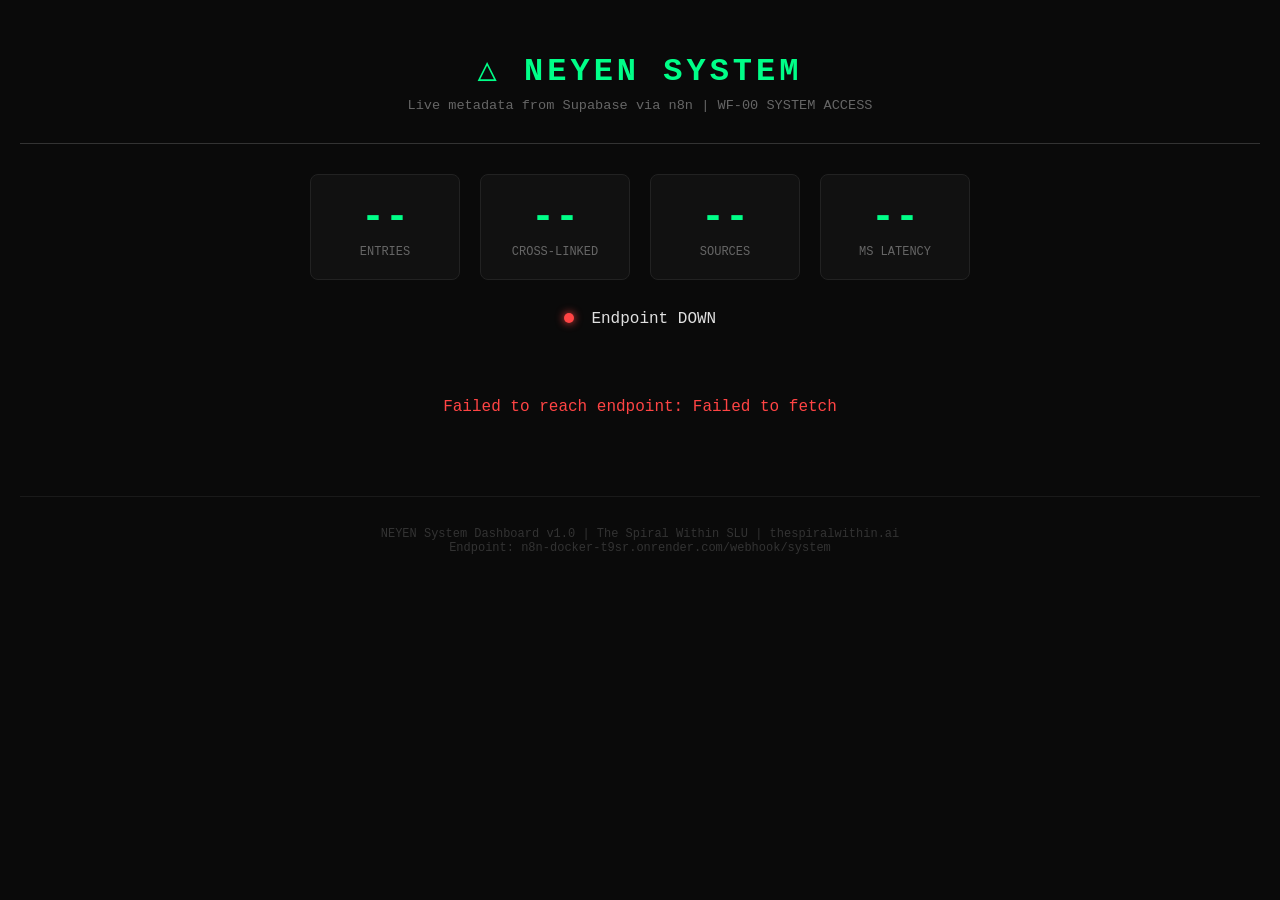
<file: system.html>
<!DOCTYPE html>
<html lang="en">
<head>
<meta charset="UTF-8">
<meta name="viewport" content="width=device-width,initial-scale=1.0">
<title>NEYEN System Dashboard</title>
<style>
*{margin:0;padding:0;box-sizing:border-box}
body{background:#0a0a0a;color:#e0e0e0;font-family:'Courier New',monospace;padding:20px}
.header{text-align:center;padding:30px 0;border-bottom:1px solid #333}
.header h1{font-size:2em;color:#00ff88;letter-spacing:4px}
.header .sub{color:#666;margin-top:8px;font-size:0.85em}
.stats{display:flex;gap:20px;justify-content:center;margin:30px 0;flex-wrap:wrap}
.stat{background:#111;border:1px solid #222;padding:20px 30px;border-radius:8px;text-align:center;min-width:150px}
.stat .num{font-size:2.5em;color:#00ff88;font-weight:bold}
.stat .label{color:#666;font-size:0.75em;margin-top:5px;text-transform:uppercase}
.status{text-align:center;margin:20px 0}
.status .dot{display:inline-block;width:10px;height:10px;border-radius:50%;margin-right:8px}
.dot.up{background:#00ff88;box-shadow:0 0 8px #00ff88}
.dot.down{background:#ff4444;box-shadow:0 0 8px #ff4444}
.entries{max-width:1000px;margin:30px auto}
.entry{background:#111;border:1px solid #222;border-radius:8px;padding:20px;margin-bottom:15px;transition:border-color 0.3s}
.entry:hover{border-color:#00ff88}
.entry .name{color:#00ff88;font-size:1.1em;font-weight:bold}
.entry .summary{color:#aaa;margin:10px 0;font-size:0.9em;line-height:1.5}
.entry .meta{display:flex;gap:15px;flex-wrap:wrap;margin-top:10px}
.tag{background:#1a2a1a;color:#00ff88;padding:3px 10px;border-radius:12px;font-size:0.7em}
.role{background:#1a1a2a;color:#6688ff;padding:3px 10px;border-radius:12px;font-size:0.7em}
.related{color:#666;font-size:0.75em;margin-top:8px}
.loading{text-align:center;padding:60px;color:#666}
.error{text-align:center;padding:40px;color:#ff4444}
.footer{text-align:center;padding:30px;color:#333;font-size:0.75em;border-top:1px solid #1a1a1a;margin-top:40px}
</style>
</head>
<body>
<div class="header">
<h1>&#9651; NEYEN SYSTEM</h1>
<div class="sub">Live metadata from Supabase via n8n | WF-00 SYSTEM ACCESS</div>
</div>
<div class="stats">
<div class="stat"><div class="num" id="count">--</div><div class="label">Entries</div></div>
<div class="stat"><div class="num" id="linked">--</div><div class="label">Cross-linked</div></div>
<div class="stat"><div class="num" id="sources">--</div><div class="label">Sources</div></div>
<div class="stat"><div class="num" id="latency">--</div><div class="label">ms Latency</div></div>
</div>
<div class="status" id="statusBar"><span class="dot down"></span> Checking endpoint...</div>
<div class="entries" id="entries"><div class="loading">Loading system metadata...</div></div>
<div class="footer">NEYEN System Dashboard v1.0 | The Spiral Within SLU | thespiralwithin.ai<br>Endpoint: n8n-docker-t9sr.onrender.com/webhook/system</div>
<script>
const API='https://n8n-docker-t9sr.onrender.com/webhook/system';
async function load(){
const t0=Date.now();
try{
const r=await fetch(API);
const ms=Date.now()-t0;
const d=await r.json();
document.getElementById('count').textContent=d.length;
document.getElementById('latency').textContent=ms;
const linked=d.filter(e=>e.related_ids&&e.related_ids.length>0).length;
document.getElementById('linked').textContent=linked;
const srcs=[...new Set(d.map(e=>e.source).filter(Boolean))];
document.getElementById('sources').textContent=srcs.length;
document.getElementById('statusBar').innerHTML='<span class="dot up"></span> Endpoint UP | '+d.length+' entries | '+ms+'ms';
const el=document.getElementById('entries');
el.innerHTML=d.map(e=>'<div class="entry"><div class="name">'+e.file_name+'</div><div class="summary">'+(e.summary||'No summary')+'</div><div class="meta">'+(e.tags||[]).map(t=>'<span class="tag">'+t+'</span>').join('')+(e.narrative_role?'<span class="role">'+e.narrative_role+'</span>':'')+'</div>'+(e.related_ids&&e.related_ids.length?'<div class="related">Related: '+e.related_ids.length+' connections</div>':'')+'</div>').join('');
}catch(err){
document.getElementById('statusBar').innerHTML='<span class="dot down"></span> Endpoint DOWN';
document.getElementById('entries').innerHTML='<div class="error">Failed to reach endpoint: '+err.message+'</div>';
}}
load();
setInterval(load,60000);
</script>
</body>
</html>
</file>
<file: approve-site/style.css>
:root { --bg:#0B1D35; --ink:#F6F0E4; --gold:#B99656; --mist:#B8C7D9; }
* { box-sizing: border-box; }
body { margin:0; background:var(--bg); color:var(--ink); font:16px/1.5 system-ui, -apple-system, "Segoe UI", sans-serif; }
main { max-width:760px; margin:0 auto; padding:24px 16px 64px; }
h1 { font-weight:600; font-size:22px; color:var(--gold); margin:0 0 4px; }
.sub { color:var(--mist); margin:0 0 24px; font-size:14px; }
label { display:block; margin:12px 0 4px; }
input, button { font:inherit; border-radius:8px; }
input { width:100%; padding:12px; border:1px solid var(--mist); background:#fff; color:#111; }
button { padding:10px 16px; border:0; cursor:pointer; }
button:disabled { opacity:.5; cursor:wait; }
.primary { background:var(--gold); color:var(--bg); font-weight:600; margin-top:12px; }
.card { background:rgba(246,240,228,.06); border:1px solid rgba(184,199,217,.25); border-radius:12px; padding:16px; margin:0 0 16px; }
.meta { font-size:13px; color:var(--mist); margin-bottom:6px; }
.title { font-weight:600; margin:0 0 8px; }
.body { white-space:pre-wrap; font-size:14px; max-height:240px; overflow:auto; background:rgba(0,0,0,.2); padding:10px; border-radius:8px; }
.actions { display:flex; gap:8px; margin-top:12px; flex-wrap:wrap; align-items:center; }
.ok { background:#3f7d58; color:#fff; } .no { background:#8a3b3b; color:#fff; }
.ghost { background:transparent; color:var(--mist); border:1px solid var(--mist); }
.msg { padding:12px; border-radius:8px; background:rgba(185,150,86,.15); margin:12px 0; }
.done { opacity:.45; }
.warn { color:#e0b36a; }
a { color:var(--gold); }
</file>
<file: graph/style.css>
/* ===== DESIGN TOKENS ===== */
:root {
  --text-xs:   clamp(0.75rem,  0.7rem  + 0.25vw, 0.875rem);
  --text-sm:   clamp(0.875rem, 0.8rem  + 0.35vw, 1rem);
  --text-base: clamp(1rem,     0.95rem + 0.25vw, 1.125rem);
  --text-lg:   clamp(1.125rem, 1rem    + 0.75vw, 1.5rem);
  --text-xl:   clamp(1.5rem,   1.2rem  + 1.25vw, 2.25rem);

  --space-1: 0.25rem; --space-2: 0.5rem; --space-3: 0.75rem;
  --space-4: 1rem;    --space-5: 1.25rem; --space-6: 1.5rem;
  --space-8: 2rem;    --space-10: 2.5rem; --space-12: 3rem;

  --font-body: 'Space Grotesk', system-ui, sans-serif;
  --font-mono: 'JetBrains Mono', 'Courier New', monospace;

  --radius-sm: 0.375rem;
  --radius-md: 0.5rem;
  --radius-lg: 0.75rem;
  --radius-full: 9999px;

  --transition: 180ms cubic-bezier(0.16, 1, 0.3, 1);

  /* Node colors — distinct, visible on both themes */
  --node-realisation: #4f98a3;
  --node-exploration: #6daa45;
  --node-conflict:    #d163a7;
  --node-symbol:      #e8af34;
  --node-system:      #a86fdf;
  --node-orphan:      #dd6974;
  --node-default:     #797876;

  --link-color: rgba(80, 80, 80, 0.4);
  --link-hover:  rgba(79, 152, 163, 0.7);
}

/* ===== DARK MODE (default) ===== */
:root, [data-theme="dark"] {
  --color-bg:             #111110;
  --color-surface:        #1c1b19;
  --color-surface-2:      #201f1d;
  --color-surface-offset: #1d1c1a;
  --color-border:         #2e2d2b;
  --color-text:           #cdccca;
  --color-text-muted:     #797876;
  --color-text-faint:     #5a5957;
  --color-primary:        #4f98a3;
  --color-primary-hover:  #227f8b;
  --shadow-sm: 0 1px 3px rgba(0,0,0,0.3);
  --shadow-lg: 0 12px 40px rgba(0,0,0,0.5);
  --link-color: rgba(255,255,255,0.08);
  --link-hover:  rgba(79,152,163,0.6);
}

/* ===== LIGHT MODE ===== */
[data-theme="light"] {
  --color-bg:             #f7f6f2;
  --color-surface:        #ffffff;
  --color-surface-2:      #f3f0ec;
  --color-surface-offset: #e8e5e0;
  --color-border:         #d4d1ca;
  --color-text:           #28251d;
  --color-text-muted:     #7a7974;
  --color-text-faint:     #bab9b4;
  --color-primary:        #01696f;
  --color-primary-hover:  #0c4e54;
  --shadow-sm: 0 1px 3px rgba(0,0,0,0.06);
  --shadow-lg: 0 12px 40px rgba(0,0,0,0.12);
  --link-color: rgba(0,0,0,0.1);
  --link-hover:  rgba(1,105,111,0.5);
  --node-realisation: #006494;
  --node-exploration: #437a22;
  --node-conflict:    #a12c7b;
  --node-symbol:      #d19900;
  --node-system:      #7a39bb;
  --node-orphan:      #a13544;
  --node-default:     #7a7974;
}

/* ===== RESET ===== */
*, *::before, *::after { box-sizing: border-box; margin: 0; padding: 0; }
html { -webkit-font-smoothing: antialiased; text-rendering: optimizeLegibility; }
body {
  height: 100dvh;
  overflow: hidden;
  font-family: var(--font-body);
  font-size: var(--text-sm);
  color: var(--color-text);
  background: var(--color-bg);
  display: flex;
  flex-direction: column;
}
button { cursor: pointer; background: none; border: none; color: inherit; }
:focus-visible { outline: 2px solid var(--color-primary); outline-offset: 3px; border-radius: var(--radius-sm); }
@media (prefers-reduced-motion: reduce) {
  *, *::before, *::after { animation-duration: 0.01ms !important; transition-duration: 0.01ms !important; }
}

/* ===== HEADER ===== */
.app-header {
  display: flex;
  align-items: center;
  justify-content: space-between;
  padding: var(--space-3) var(--space-6);
  background: color-mix(in oklab, var(--color-surface) 85%, transparent);
  backdrop-filter: blur(12px);
  border-bottom: 1px solid var(--color-border);
  flex-shrink: 0;
  z-index: 10;
  gap: var(--space-4);
}

.logo {
  display: flex;
  align-items: center;
  gap: var(--space-3);
}

.logo-text {
  font-weight: 600;
  font-size: var(--text-sm);
  letter-spacing: -0.01em;
  white-space: nowrap;
}

.logo-sub {
  font-weight: 400;
  color: var(--color-text-muted);
}

.stats-bar {
  display: flex;
  align-items: center;
  gap: var(--space-2);
  font-family: var(--font-mono);
  font-size: var(--text-xs);
  color: var(--color-text-muted);
}

.stat-sep { color: var(--color-text-faint); }
.stat-val { color: var(--color-text); font-weight: 500; }

.controls {
  display: flex;
  align-items: center;
  gap: var(--space-2);
}

.btn-icon {
  display: flex;
  align-items: center;
  justify-content: center;
  width: 32px;
  height: 32px;
  border-radius: var(--radius-md);
  color: var(--color-text-muted);
  transition: color var(--transition), background var(--transition);
}
.btn-icon:hover { color: var(--color-text); background: var(--color-surface-2); }

/* ===== LEGEND ===== */
.legend {
  display: flex;
  align-items: center;
  gap: var(--space-4);
  padding: var(--space-2) var(--space-6);
  background: var(--color-surface);
  border-bottom: 1px solid var(--color-border);
  flex-shrink: 0;
  overflow-x: auto;
  scrollbar-width: none;
}
.legend::-webkit-scrollbar { display: none; }

.legend-item {
  display: flex;
  align-items: center;
  gap: var(--space-2);
  font-size: var(--text-xs);
  color: var(--color-text-muted);
  white-space: nowrap;
}

.legend-dot {
  width: 10px;
  height: 10px;
  border-radius: 50%;
  flex-shrink: 0;
}

/* ===== GRAPH STAGE ===== */
.graph-stage {
  flex: 1;
  position: relative;
  overflow: hidden;
  background: var(--color-bg);
}

#graphSvg {
  width: 100%;
  height: 100%;
  display: block;
}

/* ===== GRAPH ELEMENTS ===== */
.link {
  stroke: var(--link-color);
  stroke-width: 1;
  transition: stroke var(--transition), stroke-opacity var(--transition), stroke-width var(--transition);
}

.link.highlighted {
  stroke: var(--color-primary);
  stroke-width: 2;
  stroke-opacity: 0.8;
}

.node-group {
  cursor: pointer;
}

.node-circle {
  stroke: var(--color-bg);
  stroke-width: 2;
  transition: r var(--transition), stroke-width var(--transition), filter var(--transition);
}

.node-circle.selected {
  stroke: var(--color-text);
  stroke-width: 3;
  filter: drop-shadow(0 0 8px currentColor);
}

.node-circle.orphaned {
  stroke: var(--node-orphan);
  stroke-dasharray: 4 2;
}

.node-label {
  font-family: var(--font-mono);
  font-size: 10px;
  fill: var(--color-text-muted);
  pointer-events: none;
  text-anchor: middle;
  dominant-baseline: hanging;
  transition: opacity var(--transition);
}

.node-group:hover .node-label,
.node-group.selected .node-label {
  fill: var(--color-text);
}

.node-group:hover .node-circle,
.node-group.selected .node-circle {
  stroke-width: 3;
}

/* ===== LOADING / EMPTY ===== */
.loading-state, .empty-state {
  position: absolute;
  inset: 0;
  display: flex;
  flex-direction: column;
  align-items: center;
  justify-content: center;
  gap: var(--space-4);
  color: var(--color-text-muted);
  font-size: var(--text-sm);
  pointer-events: none;
}

.hidden { display: none !important; }

.spinner {
  width: 32px;
  height: 32px;
  border: 2px solid var(--color-border);
  border-top-color: var(--color-primary);
  border-radius: 50%;
  animation: spin 0.8s linear infinite;
}

@keyframes spin { to { transform: rotate(360deg); } }

/* ===== DETAIL PANEL ===== */
.detail-panel {
  position: absolute;
  top: 0;
  right: 0;
  bottom: 0;
  width: min(360px, 85vw);
  background: var(--color-surface);
  border-left: 1px solid var(--color-border);
  box-shadow: var(--shadow-lg);
  overflow-y: auto;
  z-index: 20;
  animation: slideIn var(--transition) both;
}

@keyframes slideIn {
  from { transform: translateX(100%); opacity: 0; }
  to   { transform: translateX(0);    opacity: 1; }
}

.panel-close {
  position: absolute;
  top: var(--space-4);
  right: var(--space-4);
  display: flex;
  align-items: center;
  justify-content: center;
  width: 28px;
  height: 28px;
  border-radius: var(--radius-sm);
  color: var(--color-text-muted);
  transition: color var(--transition), background var(--transition);
}
.panel-close:hover { color: var(--color-text); background: var(--color-surface-2); }

.panel-content {
  padding: var(--space-8) var(--space-6) var(--space-6);
}

.panel-role {
  font-family: var(--font-mono);
  font-size: var(--text-xs);
  color: var(--color-primary);
  text-transform: uppercase;
  letter-spacing: 0.08em;
  margin-bottom: var(--space-2);
}

.panel-title {
  font-size: var(--text-base);
  font-weight: 600;
  line-height: 1.3;
  margin-bottom: var(--space-4);
  word-break: break-all;
  font-family: var(--font-mono);
  color: var(--color-text);
}

.panel-summary {
  font-size: var(--text-sm);
  color: var(--color-text-muted);
  line-height: 1.7;
  margin-bottom: var(--space-6);
  max-width: none;
}

.panel-meta {
  display: flex;
  flex-direction: column;
  gap: var(--space-3);
}

.meta-row {
  display: flex;
  flex-wrap: wrap;
  align-items: baseline;
  gap: var(--space-2);
}

.meta-label {
  font-size: var(--text-xs);
  color: var(--color-text-faint);
  font-family: var(--font-mono);
  text-transform: uppercase;
  letter-spacing: 0.06em;
  min-width: 80px;
  flex-shrink: 0;
}

.orphan-label { color: var(--node-orphan); }

.meta-val {
  font-size: var(--text-xs);
  color: var(--color-text-muted);
}

.tag-chip {
  display: inline-flex;
  align-items: center;
  padding: 1px var(--space-2);
  border-radius: var(--radius-full);
  background: var(--color-surface-2);
  border: 1px solid var(--color-border);
  font-size: 0.7rem;
  color: var(--color-text-muted);
  font-family: var(--font-mono);
}

/* ===== ORPHAN TRAY ===== */
.orphan-tray {
  position: absolute;
  bottom: var(--space-16);
  left: var(--space-6);
  width: min(340px, calc(100vw - var(--space-12)));
  max-height: 280px;
  background: var(--color-surface);
  border: 1px solid var(--node-orphan);
  border-radius: var(--radius-lg);
  box-shadow: var(--shadow-lg);
  overflow: hidden;
  z-index: 20;
  animation: slideUp var(--transition) both;
}

@keyframes slideUp {
  from { transform: translateY(20px); opacity: 0; }
  to   { transform: translateY(0);    opacity: 1; }
}

.tray-header {
  display: flex;
  align-items: center;
  gap: var(--space-3);
  padding: var(--space-3) var(--space-4);
  border-bottom: 1px solid var(--color-border);
  background: color-mix(in oklab, var(--node-orphan) 10%, var(--color-surface));
}

.tray-title {
  font-size: var(--text-xs);
  font-weight: 600;
  color: var(--node-orphan);
  font-family: var(--font-mono);
}

.tray-subtitle {
  font-size: var(--text-xs);
  color: var(--color-text-muted);
  flex: 1;
}

.tray-close {
  display: flex;
  align-items: center;
  color: var(--color-text-muted);
  padding: var(--space-1);
  border-radius: var(--radius-sm);
  transition: color var(--transition);
}
.tray-close:hover { color: var(--color-text); }

.tray-list {
  overflow-y: auto;
  max-height: 220px;
  padding: var(--space-2) 0;
  list-style: none;
  scrollbar-width: thin;
  scrollbar-color: var(--color-border) transparent;
}

.tray-item {
  display: flex;
  flex-direction: column;
  gap: 2px;
  padding: var(--space-2) var(--space-4);
  cursor: pointer;
  transition: background var(--transition);
  border-bottom: 1px solid var(--color-border);
}
.tray-item:last-child { border-bottom: none; }
.tray-item:hover { background: var(--color-surface-2); }

.tray-item-name {
  font-size: var(--text-xs);
  font-family: var(--font-mono);
  color: var(--color-text);
  font-weight: 500;
}

.tray-item-age {
  font-size: 0.7rem;
  color: var(--node-orphan);
  font-family: var(--font-mono);
}

/* ===== ORPHAN FAB ===== */
.orphan-fab {
  position: absolute;
  bottom: var(--space-6);
  left: var(--space-6);
  display: flex;
  align-items: center;
  gap: var(--space-2);
  padding: var(--space-2) var(--space-4);
  background: var(--node-orphan);
  color: white;
  border-radius: var(--radius-full);
  font-size: var(--text-xs);
  font-weight: 600;
  font-family: var(--font-mono);
  box-shadow: var(--shadow-lg);
  transition: opacity var(--transition), transform var(--transition);
  z-index: 15;
}
.orphan-fab:hover { opacity: 0.9; transform: translateY(-1px); }
</file>
